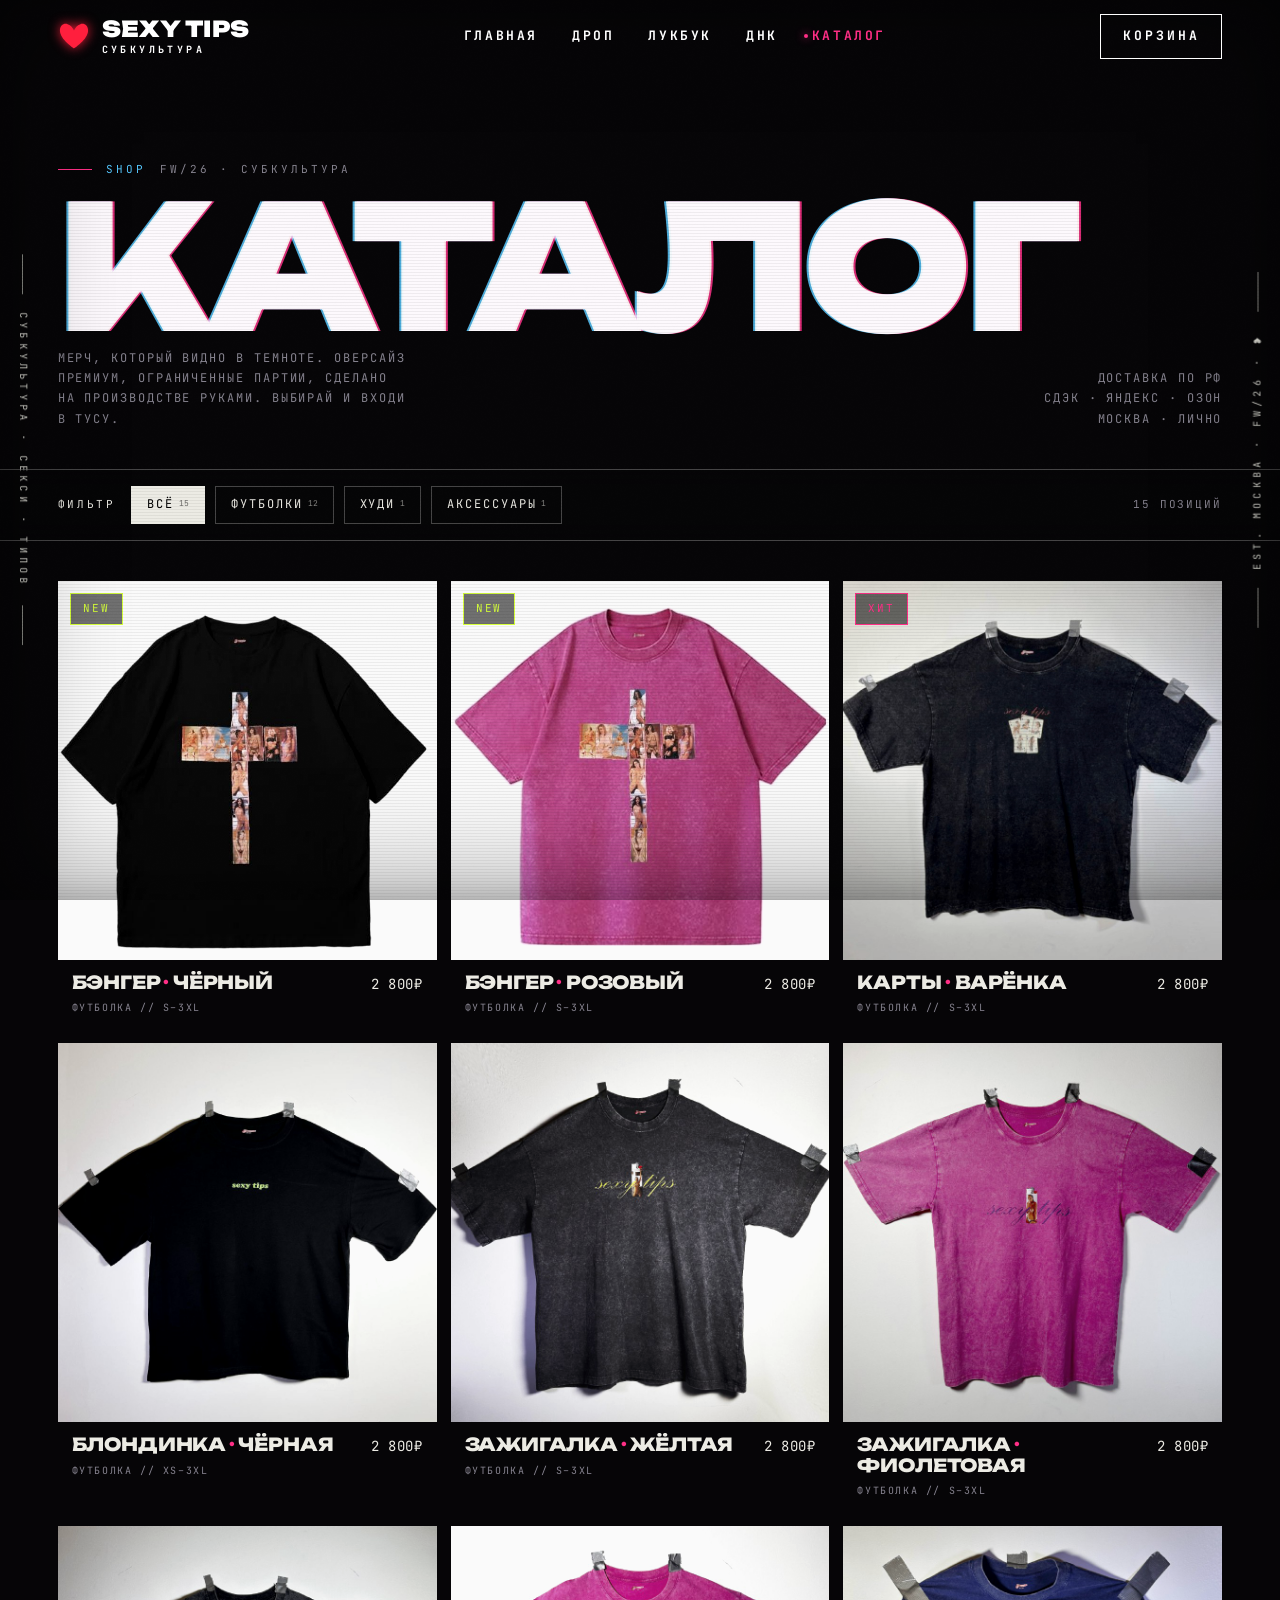
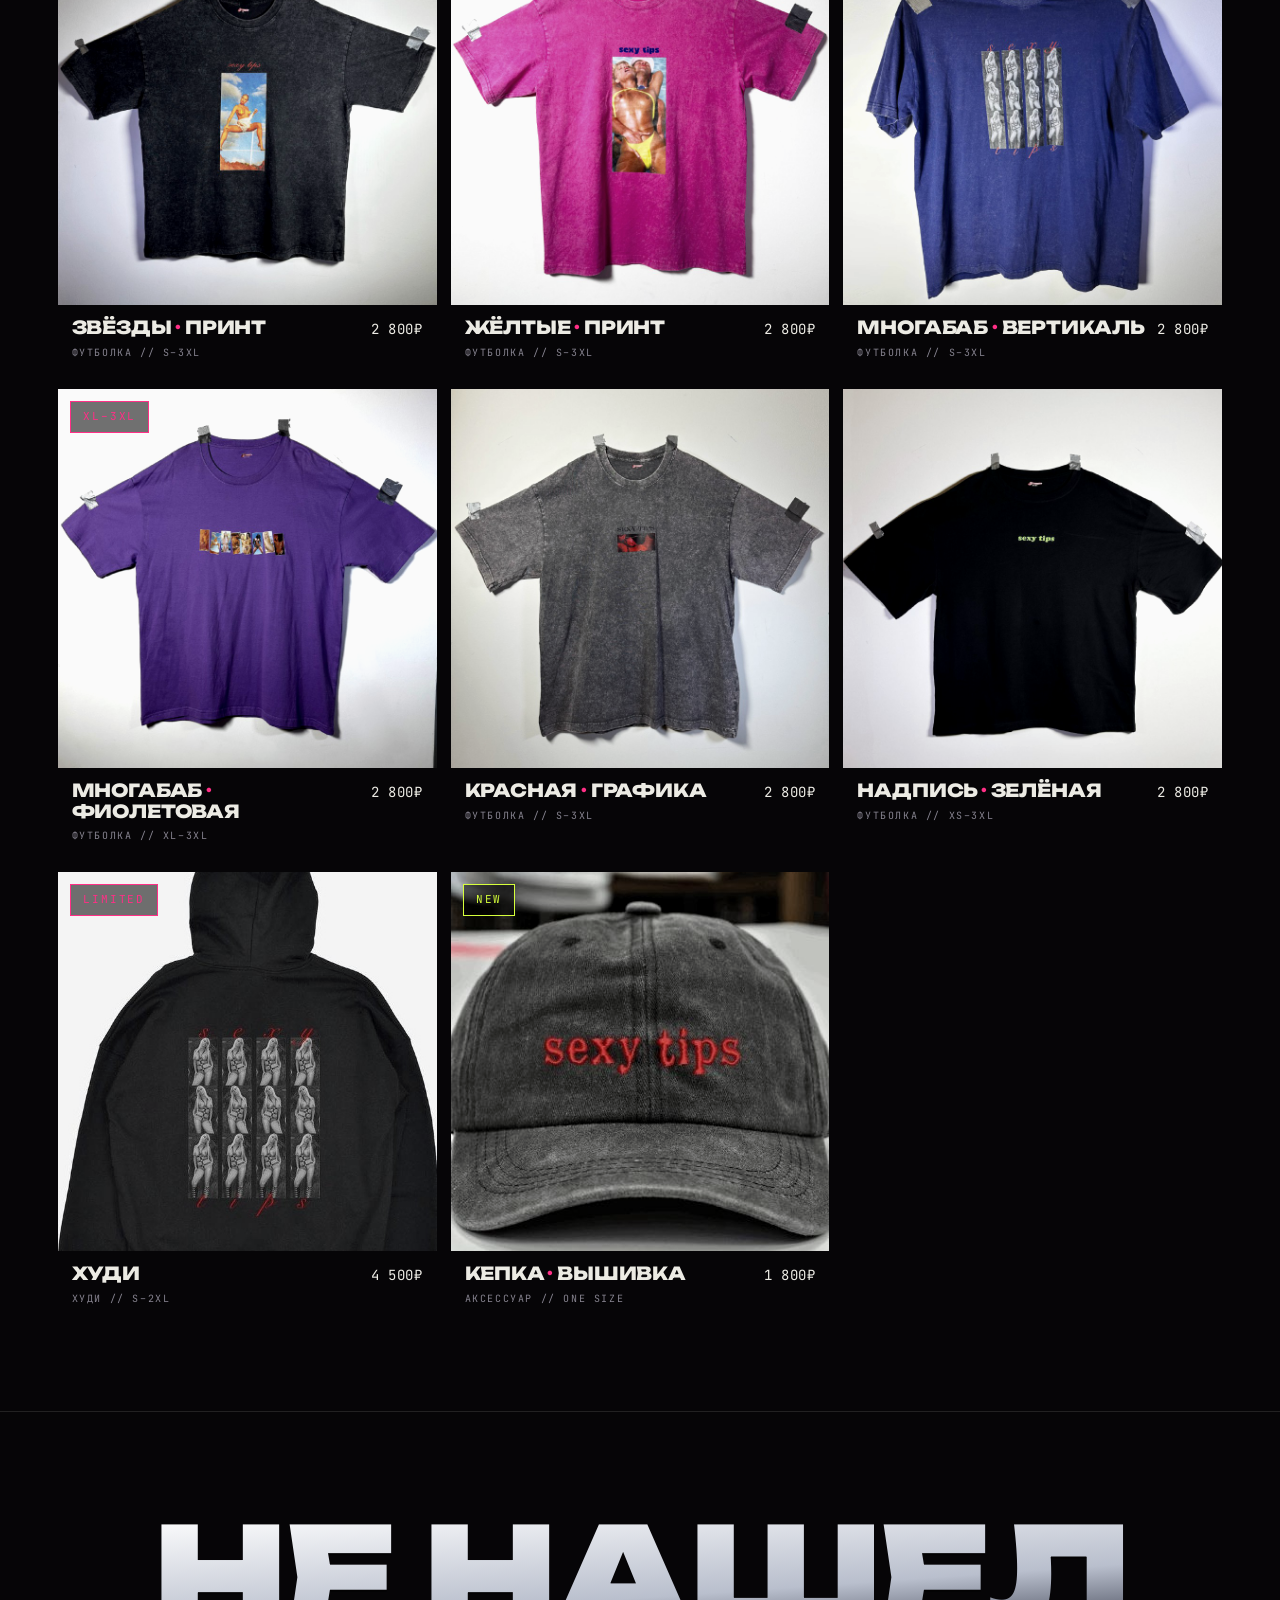
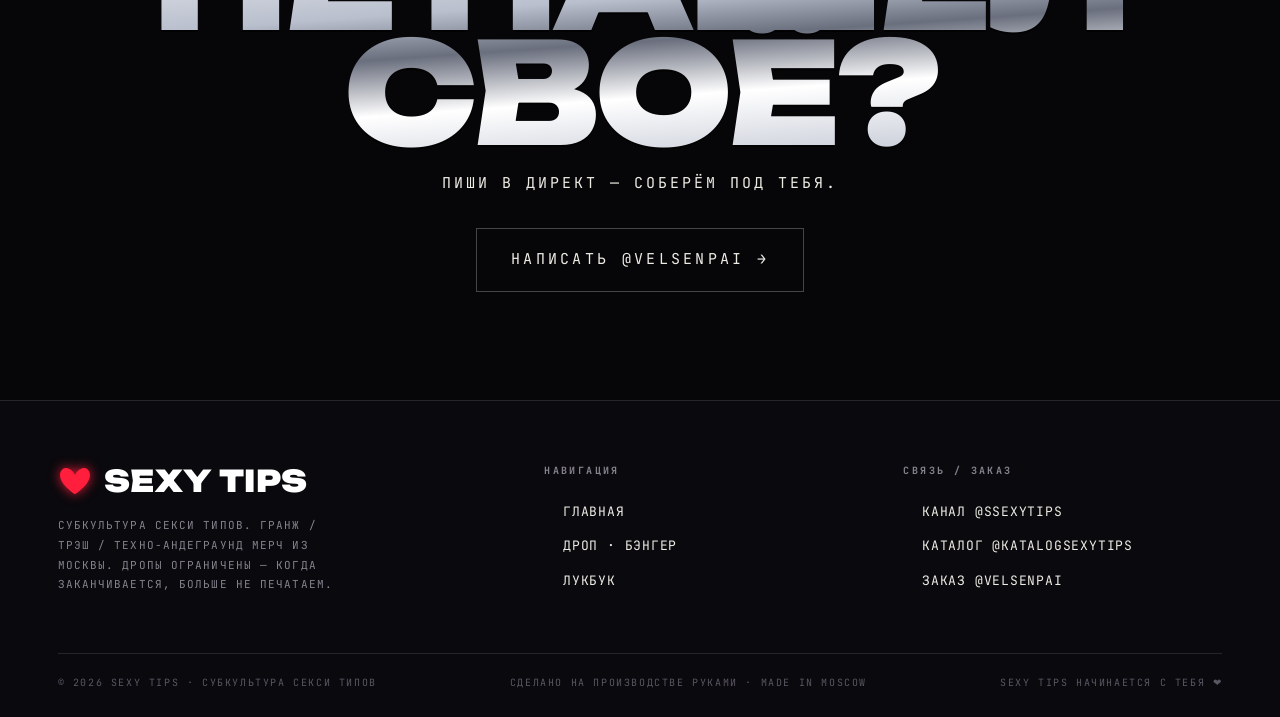
<file: catalog.html>
<!DOCTYPE html>
<html lang="ru">
<head>
<meta charset="UTF-8">
<meta name="viewport" content="width=device-width, initial-scale=1, viewport-fit=cover">
<title>КАТАЛОГ — SEXY TIPS</title>
<meta name="description" content="Каталог SEXY TIPS — оверсайз футболки, бэнгер, худи, кепки. Гранж / трэш / техно-андеграунд мерч из Москвы.">
<meta name="theme-color" content="#060507">
<link rel="icon" href="data:image/svg+xml,%3Csvg xmlns='http://www.w3.org/2000/svg' viewBox='0 0 100 90'%3E%3Cpath fill='%23ff1f3d' d='M50 84C50 84 6 56 6 28 6 12 18 4 30 8 40 11 47 20 50 28 53 20 60 11 70 8 82 4 94 12 94 28 94 56 50 84 50 84Z'/%3E%3C/svg%3E">
<link rel="preconnect" href="https://fonts.googleapis.com">
<link rel="preconnect" href="https://fonts.gstatic.com" crossorigin>
<link href="https://fonts.googleapis.com/css2?family=Unbounded:wght@400;700;800;900&family=JetBrains+Mono:wght@400;500;700;800&family=Inter:wght@400;500;600&display=swap" rel="stylesheet">
<link rel="stylesheet" href="assets/css/style.css">
<noscript><style>
  body{cursor:auto!important}
  [data-reveal],[data-stagger]>*{opacity:1!important;transform:none!important;clip-path:none!important}
  #grid::after{content:"включите javascript, чтобы увидеть каталог";display:block;padding:60px 0;
    font-family:var(--f-mono);font-size:12px;letter-spacing:.2em;text-transform:uppercase;color:var(--mut)}
</style></noscript>
</head>
<body>

<div class="fx fx-scan" aria-hidden="true"></div>
<div class="fx fx-grain" aria-hidden="true"></div>
<div class="fx fx-vig" aria-hidden="true"></div>
<div class="progress" aria-hidden="true"><i></i></div>
<div class="rail rail--l" aria-hidden="true">СУБКУЛЬТУРА · СЕКСИ · ТИПОВ</div>
<div class="rail rail--r" aria-hidden="true">EST. МОСКВА · FW/26 · ❤</div>

<!-- ============ HEADER ============ -->
<header class="hdr scrolled">
  <a class="brand" href="/" data-cursor="домой">
    <svg class="brand__heart spin" viewBox="0 0 100 90" aria-hidden="true"><path fill="#ff1f3d" d="M50 84C50 84 6 56 6 28 6 12 18 4 30 8 40 11 47 20 50 28 53 20 60 11 70 8 82 4 94 12 94 28 94 56 50 84 50 84Z"/></svg>
    <span class="brand__name">SEXY TIPS<small>СУБКУЛЬТУРА</small></span>
  </a>
  <nav class="nav">
    <a href="/"><i class="dot"></i>ГЛАВНАЯ</a>
    <a href="/#drop"><i class="dot"></i>ДРОП</a>
    <a href="/#look"><i class="dot"></i>ЛУКБУК</a>
    <a href="/dna"><i class="dot"></i>ДНК</a>
    <a href="/catalog" class="active"><i class="dot"></i>КАТАЛОГ</a>
  </nav>
  <button class="cartbtn" id="cartbtn" data-magnet="0.3" data-cursor="корзина">КОРЗИНА<span class="cartbtn__n" id="cartn">0</span></button>
  <button class="burger" aria-label="Меню"><i></i><i></i><i></i></button>
</header>

<nav class="mnav">
  <a href="/">ГЛАВНАЯ</a>
  <a href="/#drop">ДРОП</a>
  <a href="/#look">ЛУКБУК</a>
  <a href="/dna">ДНК</a>
  <a href="/catalog">КАТАЛОГ</a>
  <div class="mfoot">@ssexytips · МОСКВА · 2026</div>
</nav>

<!-- ============ CATALOG HERO ============ -->
<section class="cat-hero">
  <div class="wrap">
    <div class="eyebrow" data-reveal style="margin-bottom:18px"><span class="idx">SHOP</span> FW/26 · СУБКУЛЬТУРА</div>
    <h1 class="glitch" data-txt="КАТАЛОГ" data-reveal>КАТАЛОГ</h1>
    <div class="sub">
      <p data-reveal>МЕРЧ, КОТОРЫЙ ВИДНО В ТЕМНОТЕ. ОВЕРСАЙЗ ПРЕМИУМ, ОГРАНИЧЕННЫЕ ПАРТИИ, СДЕЛАНО НА ПРОИЗВОДСТВЕ РУКАМИ. ВЫБИРАЙ И ВХОДИ В ТУСУ.</p>
      <p class="tiny" data-reveal style="text-align:right">ДОСТАВКА ПО РФ<br>СДЭК · ЯНДЕКС · ОЗОН<br>МОСКВА · ЛИЧНО</p>
    </div>
  </div>
</section>

<!-- filters (sticky) -->
<div class="filters" id="filters"></div>

<!-- product grid -->
<div class="wrap">
  <div class="grid" id="grid"></div>
</div>

<!-- mini-cta -->
<section class="cta" style="border-top:1px solid var(--line)">
  <div class="wrap">
    <div data-reveal>
      <h2 class="chrome">НЕ НАШЁЛ<br>СВОЁ?</h2>
      <p>ПИШИ В ДИРЕКТ — СОБЕРЁМ ПОД ТЕБЯ.</p>
      <a class="btn btn--hot" href="https://t.me/velsenpai" target="_blank" rel="noopener" data-magnet="0.25" data-cursor="написать"><span>НАПИСАТЬ @VELSENPAI <span class="arr">→</span></span></a>
    </div>
  </div>
</section>

<!-- ============ FOOTER ============ -->
<footer class="foot">
  <div class="wrap">
    <div class="foot__top">
      <div class="foot__brand">
        <a class="brand" href="/">
          <svg class="brand__heart" viewBox="0 0 100 90" aria-hidden="true" style="width:34px;height:34px"><path fill="#ff1f3d" d="M50 84C50 84 6 56 6 28 6 12 18 4 30 8 40 11 47 20 50 28 53 20 60 11 70 8 82 4 94 12 94 28 94 56 50 84 50 84Z"/></svg>
          <span class="brand__name" style="font-size:30px">SEXY TIPS</span>
        </a>
        <p>СУБКУЛЬТУРА СЕКСИ ТИПОВ. ГРАНЖ / ТРЭШ / ТЕХНО-АНДЕГРАУНД МЕРЧ ИЗ МОСКВЫ. ДРОПЫ ОГРАНИЧЕНЫ — КОГДА ЗАКАНЧИВАЕТСЯ, БОЛЬШЕ НЕ ПЕЧАТАЕМ.</p>
      </div>
      <div class="foot__col">
        <h5>НАВИГАЦИЯ</h5>
        <a href="/">ГЛАВНАЯ</a>
        <a href="/#drop">ДРОП · БЭНГЕР</a>
        <a href="/#look">ЛУКБУК</a>
      </div>
      <div class="foot__col">
        <h5>СВЯЗЬ / ЗАКАЗ</h5>
        <a href="https://t.me/ssexytips" target="_blank" rel="noopener">КАНАЛ @SSEXYTIPS</a>
        <a href="https://t.me/katalogsexytips" target="_blank" rel="noopener">КАТАЛОГ @KATALOGSEXYTIPS</a>
        <a href="https://t.me/velsenpai" target="_blank" rel="noopener">ЗАКАЗ @VELSENPAI</a>
      </div>
    </div>
    <div class="foot__bottom">
      <span>© <span data-year>2026</span> SEXY TIPS · СУБКУЛЬТУРА СЕКСИ ТИПОВ</span>
      <span>СДЕЛАНО НА ПРОИЗВОДСТВЕ РУКАМИ · MADE IN MOSCOW</span>
      <span>SEXY TIPS НАЧИНАЕТСЯ С ТЕБЯ ❤</span>
    </div>
  </div>
</footer>

<!-- ============ QUICK-VIEW MODAL ============ -->
<div class="modal" id="modal" role="dialog" aria-modal="true" aria-label="Просмотр товара">
  <div class="modal__bg"></div>
  <div class="modal__noise" aria-hidden="true"></div>
  <div class="modal__card"></div>
</div>

<!-- ============ CART DRAWER ============ -->
<div class="cart" id="cart" role="dialog" aria-modal="true" aria-label="Корзина">
  <div class="cart__bg"></div>
  <aside class="cart__panel"></aside>
</div>

<script src="assets/js/site.js"></script>
<script src="assets/js/catalog.js"></script>
</body>
</html>
</file>
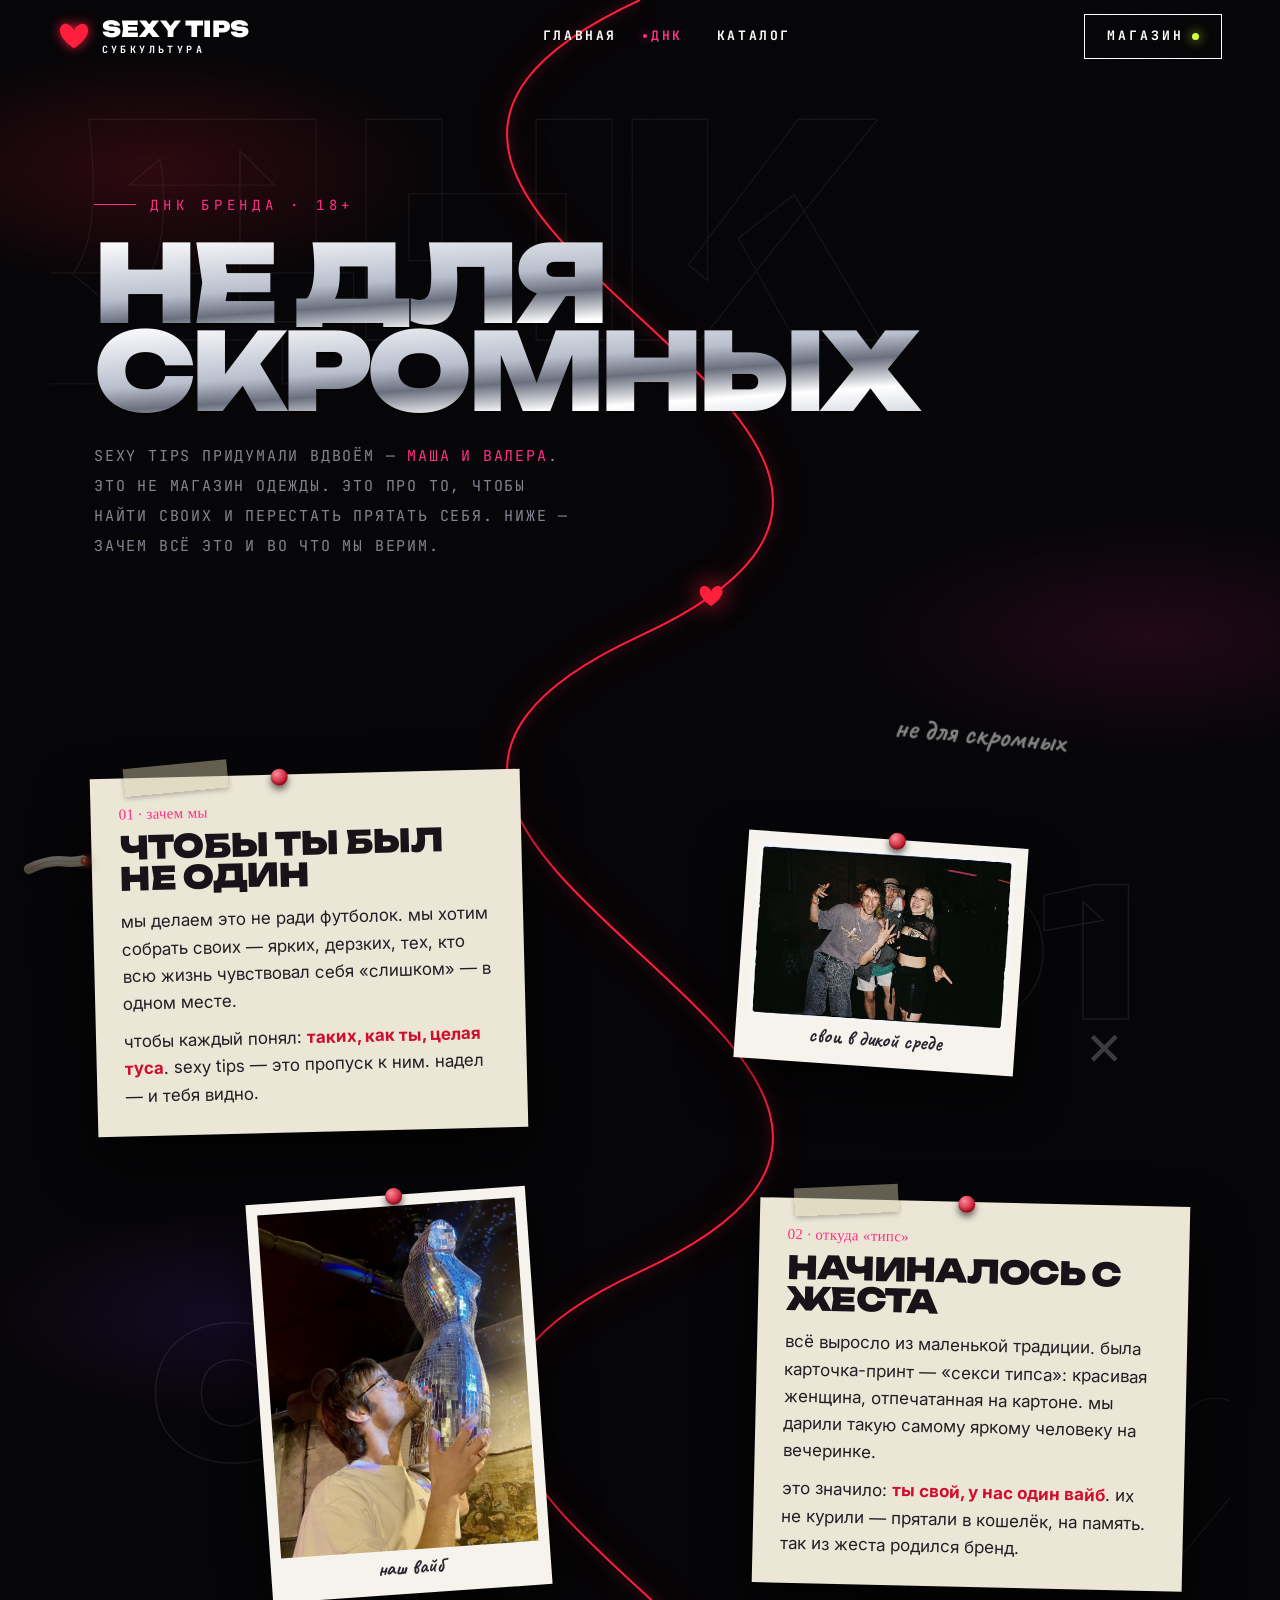
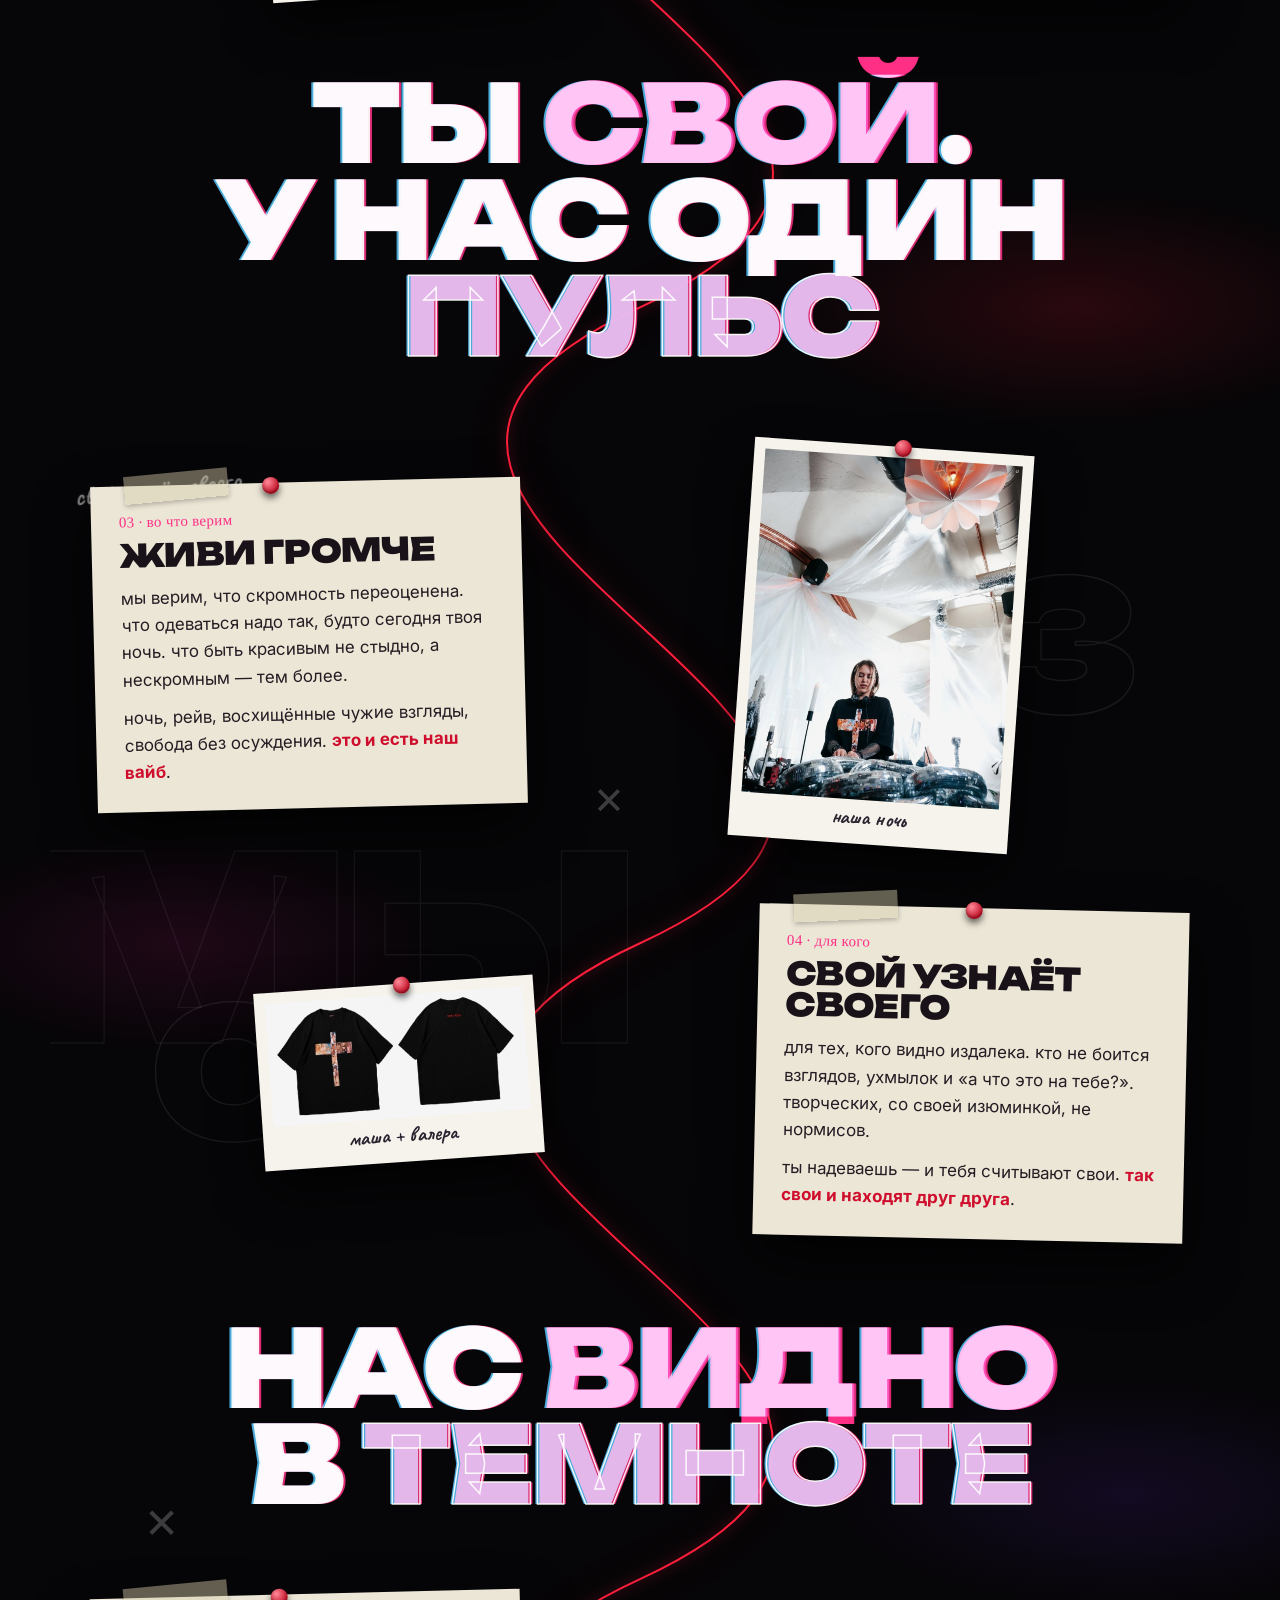
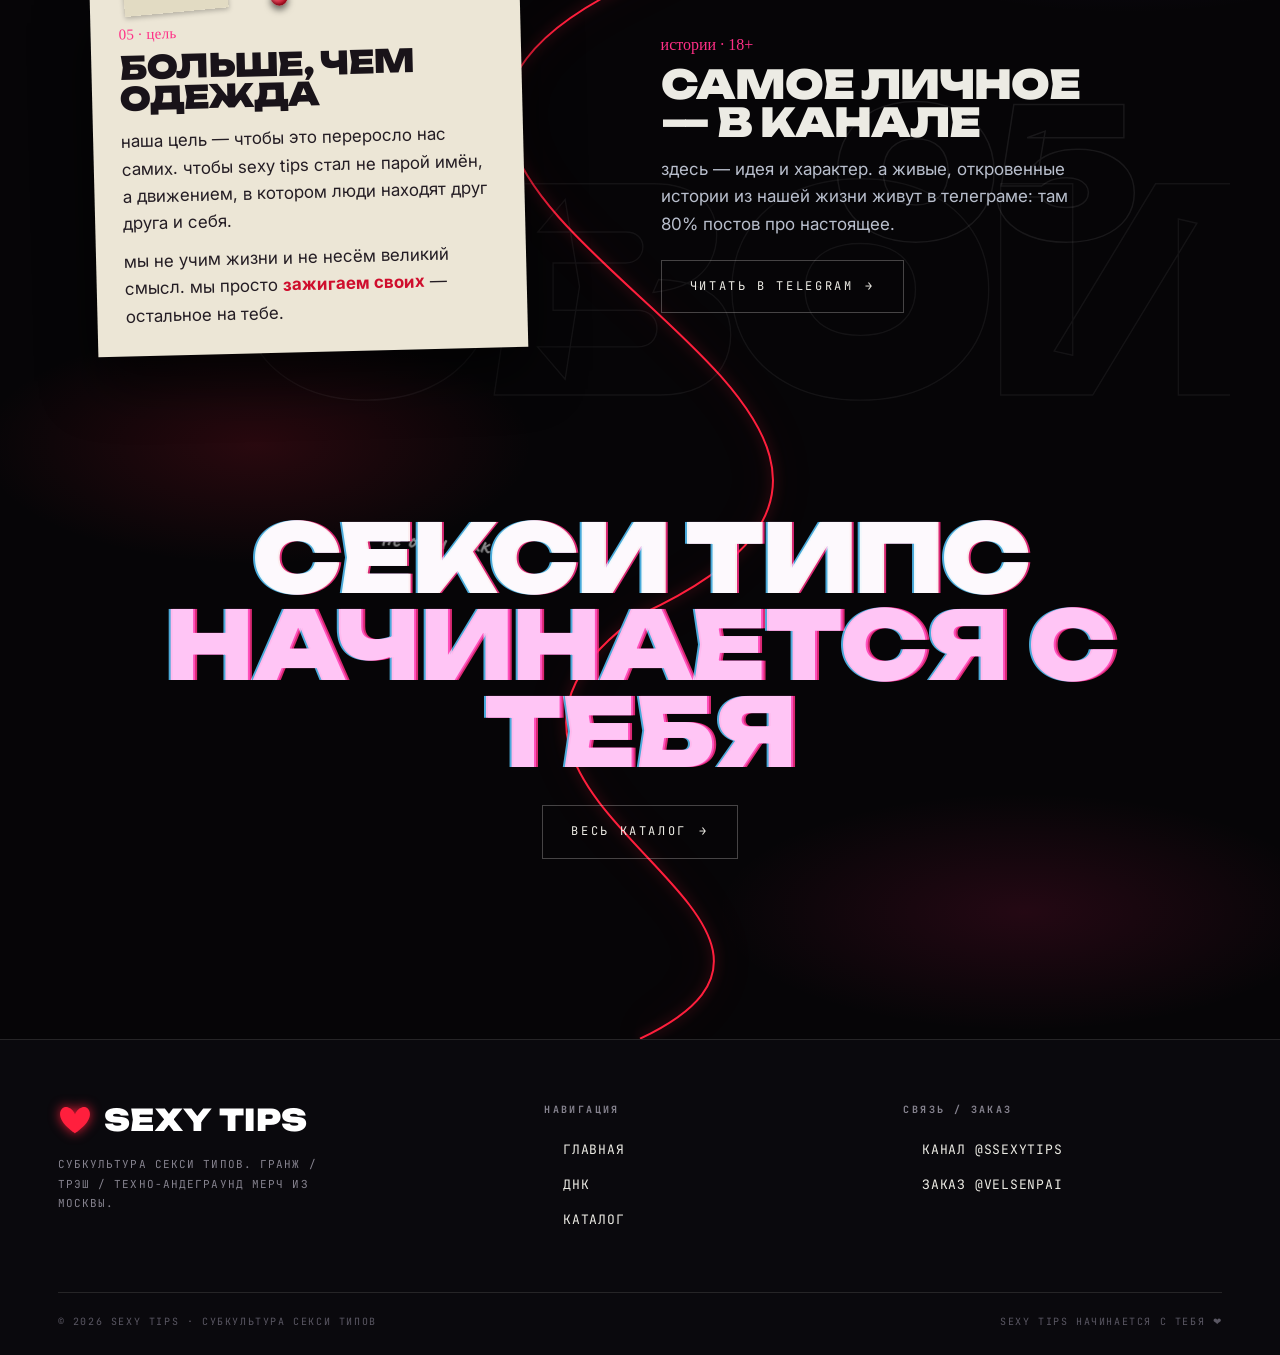
<file: dna.html>
<!DOCTYPE html>
<html lang="ru">
<head>
<meta charset="UTF-8">
<meta name="viewport" content="width=device-width, initial-scale=1, viewport-fit=cover">
<title>ДНК — SEXY TIPS</title>
<meta name="description" content="ДНК SEXY TIPS — история и суть бренда: про самокрутку, про Машу, про то, как родилась субкультура секси типов.">
<meta name="theme-color" content="#060507">
<link rel="icon" href="data:image/svg+xml,%3Csvg xmlns='http://www.w3.org/2000/svg' viewBox='0 0 100 90'%3E%3Cpath fill='%23ff1f3d' d='M50 84C50 84 6 56 6 28 6 12 18 4 30 8 40 11 47 20 50 28 53 20 60 11 70 8 82 4 94 12 94 28 94 56 50 84 50 84Z'/%3E%3C/svg%3E">
<link rel="preconnect" href="https://fonts.googleapis.com">
<link rel="preconnect" href="https://fonts.gstatic.com" crossorigin>
<link href="https://fonts.googleapis.com/css2?family=Unbounded:wght@400;700;800;900&family=JetBrains+Mono:wght@400;500;700;800&family=Inter:wght@400;500;600&family=Permanent+Marker&family=Caveat:wght@500;700&display=swap" rel="stylesheet">
<link rel="stylesheet" href="assets/css/style.css">
<style>
  /* ===== DNA — сквозная лента со скролл-историей ===== */
  .dna{position:relative;background:var(--void);overflow:hidden}

  /* атмосферные блики на фоне — распределены по всей высоте, чтобы не было плоского чёрного */
  .dna__glow{position:absolute;inset:0;z-index:0;pointer-events:none;
    background:
      radial-gradient(38vw 22vh at 12% 4%,  rgba(255,31,61,.16),  transparent 60%),
      radial-gradient(40vw 22vh at 90% 15%, rgba(214,31,141,.13), transparent 60%),
      radial-gradient(34vw 20vh at 18% 31%, rgba(125,60,255,.12), transparent 60%),
      radial-gradient(40vw 22vh at 84% 45%, rgba(255,31,61,.14),  transparent 60%),
      radial-gradient(34vw 20vh at 14% 60%, rgba(214,31,141,.12), transparent 60%),
      radial-gradient(40vw 22vh at 88% 73%, rgba(125,60,255,.11), transparent 60%),
      radial-gradient(36vw 22vh at 20% 86%, rgba(255,31,61,.14),  transparent 60%),
      radial-gradient(40vw 22vh at 80% 97%, rgba(255,31,110,.12), transparent 60%)}

  /* нить на фоне */
  .dna__thread{position:absolute;top:0;left:0;width:100%;height:100%;z-index:0;pointer-events:none}
  .dna__thread svg{width:100%;height:100%;display:block;
    filter:drop-shadow(0 0 6px rgba(255,31,61,.5)) drop-shadow(0 0 20px rgba(255,31,61,.22))}
  .dna__bead{position:absolute;left:0;top:0;width:26px;height:24px;margin:-12px 0 0 -13px;z-index:2;pointer-events:none;
    filter:drop-shadow(0 0 12px rgba(255,31,61,.9));transition:opacity .4s}
  .dna__bead svg{width:100%;height:100%;display:block}

  /* ===== ДНК-СТЕНА: трэш-коллаж, всё внахлёст и в деталях ===== */
  :root{--f-mark:'Permanent Marker',cursive;--f-hand:'Caveat','Permanent Marker',cursive}
  .board{position:relative;z-index:2;max-width:1180px;margin:0 auto;
    padding:clamp(30px,5vh,70px) clamp(14px,4vw,44px) clamp(100px,15vh,200px)}

  /* мелкие детали, рассыпанные по всей стене */
  .deco{position:absolute;inset:0;z-index:1;pointer-events:none;overflow:hidden}
  .deco>*{position:absolute;will-change:transform}
  .d-scr{font-family:var(--f-mark);color:var(--hot);opacity:.85;line-height:.9;text-transform:lowercase}
  .d-hand{font-family:var(--f-hand);color:rgba(255,255,255,.5);font-weight:700;line-height:.9}
  .d-ghost{font-family:var(--f-disp);font-weight:900;color:transparent;-webkit-text-stroke:1.4px rgba(255,255,255,.06);letter-spacing:-.05em;line-height:.7}
  .d-stamp{font-family:var(--f-mono);font-size:11px;letter-spacing:.18em;text-transform:uppercase;
    color:var(--hot);border:2px solid var(--hot);border-radius:50%;width:96px;height:96px;display:flex;
    align-items:center;justify-content:center;text-align:center;opacity:.5;padding:8px}
  .d-heart{color:var(--hot);opacity:.8}
  .d-x{font-family:var(--f-mark);color:rgba(255,255,255,.22)}

  /* интро-шапка стены */
  .wall-intro{position:relative;z-index:3;min-height:74svh;display:flex;flex-direction:column;justify-content:center;padding:clamp(40px,8vh,90px) 0}
  .wall-intro .tag{font-family:var(--f-mono);font-size:clamp(11px,1.3vw,14px);letter-spacing:.34em;text-transform:uppercase;color:var(--hot);display:flex;align-items:center;gap:14px;margin-bottom:24px;border:0;background:none;padding:0}
  .wall-intro .tag i{width:42px;height:1px;background:var(--hot)}
  .wall-intro h1{font-family:var(--f-disp);font-weight:900;text-transform:uppercase;line-height:.82;letter-spacing:-.045em;font-size:clamp(42px,8.4vw,124px)}
  .wall-intro .lead{font-family:var(--f-mono);font-size:clamp(12px,1.4vw,15px);letter-spacing:.12em;text-transform:uppercase;color:var(--mut);max-width:54ch;line-height:2;margin-top:26px}
  .wall-intro .scrawl{font-family:var(--f-mark);color:var(--hot);font-size:clamp(20px,3vw,36px);transform:rotate(-6deg);margin-top:26px;display:inline-block}

  /* кластер истории — записка + колонка деталей рядом (текст не перекрывается) */
  .cluster{position:relative;z-index:3;display:grid;grid-template-columns:minmax(0,430px) minmax(0,1fr);
    gap:clamp(20px,4vw,54px);align-items:center;margin:clamp(40px,7vh,94px) 0}
  .cluster--r{grid-template-columns:minmax(0,1fr) minmax(0,430px)}
  .cluster--r .note{order:2}
  .cluster--r .extras{order:1}
  .cluster--solo{grid-template-columns:1fr;justify-items:center;text-align:left}
  .cluster--solo .note{max-width:660px;transform:rotate(-1deg)}

  /* бумажная записка с текстом */
  .note{position:relative;z-index:4;width:100%;background:#ece6d6;color:#191319;
    padding:26px 28px 26px;box-shadow:0 24px 54px rgba(0,0,0,.62);transform:rotate(-1.4deg)}
  .cluster--r .note{transform:rotate(1.3deg)}
  .note::after{content:"";position:absolute;top:-13px;left:34px;width:104px;height:28px;
    background:rgba(214,205,170,.45);box-shadow:0 2px 5px rgba(0,0,0,.25);transform:rotate(-4deg)}
  .note .k{font-family:var(--f-mark);color:var(--hot);font-size:15px;letter-spacing:.02em;margin-bottom:6px;display:block}
  .note h3{font-family:var(--f-disp);font-weight:900;text-transform:uppercase;font-size:clamp(21px,2.5vw,32px);line-height:.98;letter-spacing:-.02em;margin-bottom:14px}
  .note p{font-family:var(--f-body);font-size:clamp(14.5px,1.35vw,17px);line-height:1.6;color:#241d24}
  .note p+p{margin-top:11px}
  .note .hot{color:#cf0e2d;font-weight:700}
  .note u{text-decoration:none;background:linear-gradient(transparent 62%,rgba(255,31,61,.35) 0)}

  /* колонка деталей рядом с запиской */
  .extras{position:relative;z-index:4;display:flex;flex-direction:column;align-items:center;justify-content:center;gap:clamp(16px,2.2vw,28px)}

  /* полароид-фото */
  .polaroid{position:relative;z-index:5;width:min(280px,94%);background:#f6f3ec;padding:11px 11px 44px;
    box-shadow:0 22px 48px rgba(0,0,0,.6);transform:rotate(4deg)}
  .cluster--r .polaroid{transform:rotate(-4deg)}
  .polaroid img{width:100%;display:block;filter:grayscale(.22) contrast(1.05) brightness(.96)}
  .polaroid figcaption{position:absolute;left:0;right:0;bottom:12px;text-align:center;font-family:var(--f-hand);font-weight:700;font-size:21px;color:#2a2330}

  /* чек/корешок с откровенной цитатой */
  .stub{position:relative;z-index:6;width:min(266px,94%);background:#fffdf7;color:#16131a;padding:16px 16px 15px;
    box-shadow:0 16px 38px rgba(0,0,0,.55);transform:rotate(-2.4deg)}
  .cluster--r .stub{transform:rotate(2.4deg)}
  .stub::before,.stub::after{content:"";position:absolute;left:0;right:0;height:7px;
    background:radial-gradient(circle at 5px -1px,transparent 5px,#fffdf7 5px) repeat-x;background-size:10px 7px}
  .stub::before{top:-6px;transform:rotate(180deg)} .stub::after{bottom:-6px}
  .stub .l{font-family:var(--f-mono);font-size:9px;letter-spacing:.18em;text-transform:uppercase;color:#cf0e2d;display:block;margin-bottom:8px;border-bottom:1px dashed #c9c2b0;padding-bottom:7px}
  .stub p{font-family:var(--f-body);font-style:italic;font-size:13.5px;line-height:1.5}

  /* карточка-факт о бренде */
  .spec{position:relative;z-index:6;width:min(286px,94%);background:#ece6d6;color:#1a141a;padding:20px 20px 18px;
    box-shadow:0 18px 42px rgba(0,0,0,.55);transform:rotate(-2deg)}
  .cluster--r .spec{transform:rotate(2deg)}
  .spec .l{font-family:var(--f-mark);color:#cf0e2d;font-size:15px;margin-bottom:12px;display:block}
  .spec .row{display:flex;justify-content:space-between;gap:14px;font-family:var(--f-mono);font-size:11px;
    letter-spacing:.06em;text-transform:uppercase;padding:8px 0;border-bottom:1px dashed #c3bca8;color:#5a4f56}
  .spec .row span:last-child{color:#16121a;font-weight:700}
  .spec .row:last-child{border-bottom:0;padding-bottom:0}

  /* кнопка-пин */
  .pin{position:absolute;z-index:7;width:17px;height:17px;border-radius:50%;
    background:radial-gradient(circle at 34% 30%,#ff8a99,#c11026 70%);box-shadow:0 4px 7px rgba(0,0,0,.6),inset 0 -2px 3px rgba(0,0,0,.3)}

  /* построчный глитч — каждая строка свой data-txt, дубль не съезжает */
  .gl-line{display:block}

  /* маркерные/рукописные подписи в колонке деталей */
  .mk{font-family:var(--f-mark);color:var(--hot);font-size:clamp(16px,1.9vw,26px);line-height:.95;transform:rotate(-5deg);text-align:center}
  .hw{font-family:var(--f-hand);font-weight:700;color:rgba(255,255,255,.72);font-size:clamp(18px,2.1vw,28px);line-height:.92;transform:rotate(3deg);text-align:center}

  /* гигантский призрачный номер — за запиской */
  .cluster .gn{position:absolute;z-index:2;top:50%;transform:translateY(-50%);font-family:var(--f-disp);font-weight:900;color:transparent;-webkit-text-stroke:1.5px rgba(255,255,255,.08);font-size:clamp(110px,14vw,210px);line-height:.7;letter-spacing:-.05em;pointer-events:none}
  .cluster--l .gn{right:5%}
  .cluster--r .gn{left:5%}

  /* спрей-цитата на стене */
  .spray{position:relative;z-index:3;text-align:center;margin:clamp(50px,9vh,120px) 0}
  .spray p{font-family:var(--f-disp);font-weight:900;text-transform:uppercase;font-size:clamp(38px,8.4vw,128px);line-height:.9;letter-spacing:-.035em}
  .spray .o{color:transparent;-webkit-text-stroke:1.5px var(--bone)}
  .spray .hot{color:var(--hot)}
  .spray .tape-x{font-family:var(--f-mark);display:block;font-size:clamp(14px,1.6vw,22px);color:var(--hot);transform:rotate(-3deg);margin-top:14px}

  /* карточка-ссылка на канал — справа от записки «цель» */
  .tg-card{position:relative;z-index:4;max-width:440px}
  .tg-card .kr{font-family:var(--f-mark);color:var(--hot);font-size:16px;display:block;margin-bottom:10px}
  .tg-card h3{font-family:var(--f-disp);font-weight:900;text-transform:uppercase;font-size:clamp(24px,3.1vw,42px);line-height:.96;letter-spacing:-.025em;margin-bottom:14px;color:var(--bone)}
  .tg-card p{font-family:var(--f-body);font-size:clamp(14.5px,1.35vw,17px);line-height:1.6;color:var(--chrome2);margin-bottom:22px}

  /* финал */
  .wall-end{position:relative;z-index:3;text-align:center;padding:clamp(60px,11vh,150px) 0 clamp(20px,5vh,60px)}
  .wall-end h2{font-family:var(--f-disp);font-weight:900;text-transform:uppercase;line-height:.92;letter-spacing:-.03em;font-size:clamp(34px,7.4vw,108px);max-width:17ch;margin:0 auto 30px}
  .wall-end .hot{color:var(--hot)}
  .wall-end .scrawl{font-family:var(--f-mark);color:var(--hot);font-size:clamp(18px,2.4vw,30px);transform:rotate(-4deg);display:inline-block;margin-bottom:26px}

  /* появление */
  [data-rise]{opacity:0;transform:translateY(34px);transition:opacity .8s var(--ease),transform .8s var(--ease)}
  [data-rise].in{opacity:1;transform:none}

  @media(max-width:780px){
    .cluster{grid-template-columns:1fr!important;gap:18px;margin:clamp(44px,7vh,72px) 0}
    .cluster--r .note{order:1}
    .cluster--r .extras{order:2}
    .note{transform:rotate(-1deg)!important}
    .cluster--r .note{transform:rotate(1deg)!important}
    .cluster .gn{font-size:36vw;top:auto;bottom:-4%;transform:none}
    .cluster--l .gn{right:-2%} .cluster--r .gn{left:-2%}
    .deco>.hide-m{display:none}
  }
  @media (prefers-reduced-motion:reduce){[data-rise],[data-sl],[data-sr]{opacity:1!important;transform:none!important}}

  /* ===== секретная кнопка-самокрутка ===== */
  .secret{position:fixed;left:16px;bottom:16px;z-index:9400;border:0;background:none;
    cursor:none;padding:6px;display:flex;align-items:center;opacity:.4;transition:opacity .3s,transform .3s}
  .secret:hover{opacity:.95;transform:translateY(-2px) rotate(-2deg)}
  .secret .roll{width:72px;height:30px;overflow:visible;filter:drop-shadow(0 3px 6px rgba(0,0,0,.55))}
  .secret .st-glow{opacity:.55;animation:emberp 2s infinite}
  .secret .st-tip{animation:emberp 2s infinite}
  @keyframes emberp{0%,100%{opacity:.95}50%{opacity:.5}}
  .secret__hint{position:absolute;left:64px;bottom:2px;white-space:nowrap;font-family:var(--f-hand);font-weight:700;
    color:rgba(255,255,255,.5);font-size:18px;transform:rotate(-4deg);pointer-events:none;opacity:0;transition:opacity .3s}
  .secret:hover .secret__hint{opacity:1}

  .secret-pop{position:fixed;inset:0;z-index:11500;display:flex;align-items:center;justify-content:center;
    background:rgba(4,3,5,.82);backdrop-filter:blur(6px);padding:24px}
  .secret-pop[hidden]{display:none}
  .secret-roll{position:relative;width:min(440px,92vw);background:#ece6d6;color:#1a141a;
    padding:34px 32px 30px;box-shadow:0 30px 80px rgba(0,0,0,.7);transform-origin:left center;
    animation:unroll .55s cubic-bezier(.2,.8,.2,1) both}
  @keyframes unroll{0%{transform:scaleX(.05) rotate(-6deg);filter:blur(2px)}60%{transform:scaleX(1.02) rotate(0)}100%{transform:scaleX(1) rotate(-1.2deg);filter:none}}
  .secret-roll::after{content:"";position:absolute;top:-12px;left:40px;width:96px;height:26px;background:rgba(214,205,170,.5);transform:rotate(-5deg)}
  .secret-roll .kr{font-family:var(--f-mark);color:#cf0e2d;font-size:15px;display:block;margin-bottom:12px}
  .secret-roll h4{font-family:var(--f-disp);font-weight:900;text-transform:uppercase;font-size:clamp(22px,3vw,30px);line-height:1;letter-spacing:-.02em;margin-bottom:14px}
  .secret-roll p{font-family:var(--f-body);font-size:15px;line-height:1.55;color:#2a2330;margin-bottom:22px}
  .secret-roll .btn{border-color:#1a141a;color:#1a141a}
  .secret-roll .btn::before{background:var(--hot)}
  .secret-roll .btn:hover{color:#fff;border-color:var(--hot)}
  .secret-close{position:absolute;top:10px;right:12px;width:30px;height:30px;border:0;background:none;cursor:none;
    font-family:var(--f-mark);font-size:22px;color:#1a141a;line-height:1}
</style>
<noscript><style>[data-rise],[data-sl],[data-sr]{opacity:1!important;transform:none!important}</style></noscript>
</head>
<body>

<div class="fx fx-grain" aria-hidden="true"></div>
<div class="progress" aria-hidden="true"><i></i></div>

<header class="hdr scrolled">
  <a class="brand" href="/" data-cursor="домой">
    <svg class="brand__heart spin" viewBox="0 0 100 90" aria-hidden="true"><path fill="#ff1f3d" d="M50 84C50 84 6 56 6 28 6 12 18 4 30 8 40 11 47 20 50 28 53 20 60 11 70 8 82 4 94 12 94 28 94 56 50 84 50 84Z"/></svg>
    <span class="brand__name">SEXY TIPS<small>СУБКУЛЬТУРА</small></span>
  </a>
  <nav class="nav">
    <a href="/"><i class="dot"></i>ГЛАВНАЯ</a>
    <a href="/dna" class="active"><i class="dot"></i>ДНК</a>
    <a href="/catalog"><i class="dot"></i>КАТАЛОГ</a>
  </nav>
  <a class="hdr__cta" href="/catalog" data-magnet="0.3" data-cursor="в магазин">МАГАЗИН</a>
  <button class="burger" aria-label="Меню"><i></i><i></i><i></i></button>
</header>

<nav class="mnav">
  <a href="/">ГЛАВНАЯ</a>
  <a href="/dna">ДНК</a>
  <a href="/catalog">КАТАЛОГ</a>
  <div class="mfoot">@ssexytips · МОСКВА · 2026</div>
</nav>

<main class="dna">
  <div class="dna__glow" aria-hidden="true"></div>
  <!-- нить на фоне -->
  <div class="dna__thread" aria-hidden="true">
    <svg viewBox="0 0 100 1400" preserveAspectRatio="none">
      <path id="thread" fill="none" stroke="#ff1f3d" stroke-width="2" vector-effect="non-scaling-stroke"
        d="M50,0 C14,70 86,140 50,210 C14,280 86,350 50,420 C14,490 86,560 50,630
           C14,700 86,770 50,840 C14,910 86,980 50,1050 C14,1120 86,1190 50,1260
           C30,1320 70,1360 50,1400"/>
    </svg>
  </div>
  <div class="dna__bead" id="bead" aria-hidden="true">
    <svg viewBox="0 0 100 90"><path fill="#ff1f3d" d="M50 84C50 84 6 56 6 28 6 12 18 4 30 8 40 11 47 20 50 28 53 20 60 11 70 8 82 4 94 12 94 28 94 56 50 84 50 84Z"/></svg>
  </div>

  <div class="board">

    <div class="deco" aria-hidden="true">
      <span class="d-ghost" style="top:3%;left:-1%;font-size:23vw">ДНК</span>
      <span class="d-hand hide-m" style="top:17%;right:14%;font-size:30px;transform:rotate(5deg)">не для скромных</span>
      <span class="d-x" style="top:24%;right:9%;font-size:46px">✕</span>
      <span class="d-hand hide-m" style="top:30%;left:30%;font-size:24px;transform:rotate(-4deg)">москва 24/7</span>
      <span class="d-ghost" style="top:33%;right:-3%;font-size:18vw">♥</span>
      <span class="d-hand" style="top:49%;left:2%;font-size:26px;transform:rotate(-6deg)">свой узнаёт своего</span>
      <span class="d-x hide-m" style="top:56%;left:46%;font-size:38px">✕</span>
      <span class="d-ghost" style="top:58%;left:-2%;font-size:20vw">МЫ</span>
      <span class="d-hand hide-m" style="top:66%;right:24%;font-size:28px;transform:rotate(-5deg)">живи громче</span>
      <span class="d-x" style="top:73%;left:8%;font-size:42px">✕</span>
      <span class="d-ghost" style="top:80%;right:-2%;font-size:22vw">СВОИ</span>
      <span class="d-hand hide-m" style="top:88%;left:28%;font-size:26px;transform:rotate(4deg)">не один такой</span>
    </div>

    <section class="wall-intro">
      <div class="tag" data-rise><i></i>ДНК БРЕНДА · 18+</div>
      <h1 data-rise><span class="gl-line glitch chrome" data-txt="НЕ ДЛЯ">НЕ ДЛЯ</span><span class="gl-line glitch chrome" data-txt="СКРОМНЫХ">СКРОМНЫХ</span></h1>
      <p class="lead" data-rise>sexy tips придумали вдвоём — <span class="hot">маша и валера</span>. это не магазин одежды. это про то, чтобы найти своих и перестать прятать себя. ниже — зачем всё это и во что мы верим.</p>
    </section>

    <div class="cluster cluster--l" data-rise>
      <span class="gn" aria-hidden="true">01</span>
      <div class="note">
        <span class="pin" style="top:-6px;left:42%"></span>
        <span class="k">01 · зачем мы</span>
        <h3>чтобы ты был не один</h3>
        <p>мы делаем это не ради футболок. мы хотим собрать своих — ярких, дерзких, тех, кто всю жизнь чувствовал себя «слишком» — в одном месте.</p>
        <p>чтобы каждый понял: <span class="hot">таких, как ты, целая туса</span>. sexy tips — это пропуск к ним. надел — и тебя видно.</p>
      </div>
      <div class="extras">
        <figure class="polaroid"><span class="pin" style="top:-7px;left:50%"></span><img src="assets/img/look_a.jpg" alt=""><figcaption>свои в дикой среде</figcaption></figure>
      </div>
    </div>

    <div class="cluster cluster--r" data-rise>
      <span class="gn" aria-hidden="true">02</span>
      <div class="note">
        <span class="pin" style="top:-6px;left:46%"></span>
        <span class="k">02 · откуда «типс»</span>
        <h3>начиналось с жеста</h3>
        <p>всё выросло из маленькой традиции. была карточка-принт — «секси типса»: красивая женщина, отпечатанная на картоне. мы дарили такую самому яркому человеку на вечеринке.</p>
        <p>это значило: <span class="hot">ты свой, у нас один вайб</span>. их не курили — прятали в кошелёк, на память. так из жеста родился бренд.</p>
      </div>
      <div class="extras">
        <figure class="polaroid"><span class="pin" style="top:-7px;left:50%"></span><img src="assets/img/tg_19.jpg" alt=""><figcaption>наш вайб</figcaption></figure>
      </div>
    </div>

    <div class="spray">
      <p data-rise><span class="gl-line glitch" data-txt="ТЫ СВОЙ.">ТЫ <span class="hot">СВОЙ</span>.</span><span class="gl-line glitch" data-txt="У НАС ОДИН ПУЛЬС">У НАС ОДИН <span class="o">ПУЛЬС</span></span></p>
    </div>

    <div class="cluster cluster--l" data-rise>
      <span class="gn" aria-hidden="true">03</span>
      <div class="note">
        <span class="pin" style="top:-6px;left:40%"></span>
        <span class="k">03 · во что верим</span>
        <h3>живи громче</h3>
        <p>мы верим, что скромность переоценена. что одеваться надо так, будто сегодня твоя ночь. что быть красивым не стыдно, а нескромным — тем более.</p>
        <p>ночь, рейв, восхищённые чужие взгляды, свобода без осуждения. <span class="hot">это и есть наш вайб</span>.</p>
      </div>
      <div class="extras">
        <figure class="polaroid"><span class="pin" style="top:-7px;left:50%"></span><img src="assets/img/look_c.jpg" alt=""><figcaption>наша ночь</figcaption></figure>
      </div>
    </div>

    <div class="cluster cluster--r" data-rise>
      <span class="gn" aria-hidden="true">04</span>
      <div class="note">
        <span class="pin" style="top:-6px;left:48%"></span>
        <span class="k">04 · для кого</span>
        <h3>свой узнаёт своего</h3>
        <p>для тех, кого видно издалека. кто не боится взглядов, ухмылок и «а что это на тебе?». творческих, со своей изюминкой, не нормисов.</p>
        <p>ты надеваешь — и тебя считывают свои. <span class="hot">так свои и находят друг друга</span>.</p>
      </div>
      <div class="extras">
        <figure class="polaroid"><span class="pin" style="top:-7px;left:50%"></span><img src="assets/img/tg_11.jpg" alt=""><figcaption>маша + валера</figcaption></figure>
      </div>
    </div>

    <div class="spray">
      <p data-rise><span class="gl-line glitch" data-txt="НАС ВИДНО">НАС <span class="hot">ВИДНО</span></span><span class="gl-line glitch" data-txt="В ТЕМНОТЕ">В <span class="o">ТЕМНОТЕ</span></span></p>
    </div>

    <div class="cluster cluster--l" data-rise>
      <span class="gn" aria-hidden="true">05</span>
      <div class="note">
        <span class="pin" style="top:-6px;left:42%"></span>
        <span class="k">05 · цель</span>
        <h3>больше, чем одежда</h3>
        <p>наша цель — чтобы это переросло нас самих. чтобы sexy tips стал не парой имён, а движением, в котором люди находят друг друга и себя.</p>
        <p>мы не учим жизни и не несём великий смысл. мы просто <span class="hot">зажигаем своих</span> — остальное на тебе.</p>
      </div>
      <div class="extras">
        <div class="tg-card">
          <span class="kr">истории · 18+</span>
          <h3>самое личное — в канале</h3>
          <p>здесь — идея и характер. а живые, откровенные истории из нашей жизни живут в телеграме: там 80% постов про настоящее.</p>
          <a class="btn btn--hot" href="https://t.me/ssexytips" target="_blank" rel="noopener" data-magnet="0.2" data-cursor="го"><span>ЧИТАТЬ В TELEGRAM <span class="arr">→</span></span></a>
        </div>
      </div>
    </div>

    <section class="wall-end">
      <h2 data-rise><span class="gl-line glitch" data-txt="СЕКСИ ТИПС">СЕКСИ ТИПС</span><span class="gl-line glitch" data-txt="НАЧИНАЕТСЯ С ТЕБЯ"><span class="hot">НАЧИНАЕТСЯ С ТЕБЯ</span></span></h2>
      <p data-rise><a class="btn btn--hot" href="/catalog" data-magnet="0.25" data-cursor="го"><span>ВЕСЬ КАТАЛОГ <span class="arr">→</span></span></a></p>
    </section>

  </div>
</main>

<!-- секретная кнопка-самокрутка -->
<button class="secret" id="secretBtn" aria-label="секрет" data-cursor="тссс">
  <svg class="roll" viewBox="0 0 84 34" aria-hidden="true">
    <defs>
      <linearGradient id="stPaper" x1="0" y1="0" x2="0" y2="1">
        <stop offset="0" stop-color="#f2eada"/><stop offset=".55" stop-color="#d7cbac"/><stop offset="1" stop-color="#b3a684"/>
      </linearGradient>
      <radialGradient id="stEmber" cx="45%" cy="42%" r="60%">
        <stop offset="0" stop-color="#ffe79a"/><stop offset=".45" stop-color="#ff6a2e"/><stop offset="1" stop-color="#a90d1e"/>
      </radialGradient>
      <filter id="stGlow" x="-120%" y="-120%" width="340%" height="340%"><feGaussianBlur stdDeviation="2.4"/></filter>
    </defs>
    <circle class="st-glow" cx="74" cy="15" r="7.5" fill="#ff5a2e" filter="url(#stGlow)"/>
    <path d="M8,24 Q30,13 48,15 Q62,16.5 71,14" fill="none" stroke="url(#stPaper)" stroke-width="12" stroke-linecap="round"/>
    <path d="M11,22.5 Q31,12.8 48,14.6 Q61,16 68,13.8" fill="none" stroke="rgba(85,62,32,.30)" stroke-width="1.1" stroke-linecap="round"/>
    <path d="M9.5,26.5 Q30,16 47,17.6" fill="none" stroke="rgba(255,255,255,.28)" stroke-width="1" stroke-linecap="round"/>
    <circle class="st-tip" cx="73" cy="14.5" r="4.6" fill="url(#stEmber)"/>
    <circle cx="75.5" cy="13.4" r="1.5" fill="#33291f" opacity=".55"/>
  </svg>
  <span class="secret__hint">тссс… только для своих</span>
</button>
<div class="secret-pop" id="secretPop" hidden>
  <div class="secret-roll" role="dialog" aria-modal="true">
    <button class="secret-close" id="secretClose" aria-label="закрыть" data-cursor="закрыть">✕</button>
    <span class="kr">секретная типса · 18+</span>
    <h4 id="secretTitle">—</h4>
    <p id="secretText">—</p>
    <button class="btn btn--hot secret-more" id="secretMore" data-cursor="ещё"><span>ЕЩЁ ОДНУ <span class="arr">↻</span></span></button>
  </div>
</div>

<footer class="foot">
  <div class="wrap">
    <div class="foot__top">
      <div class="foot__brand">
        <a class="brand" href="/">
          <svg class="brand__heart" viewBox="0 0 100 90" aria-hidden="true" style="width:34px;height:34px"><path fill="#ff1f3d" d="M50 84C50 84 6 56 6 28 6 12 18 4 30 8 40 11 47 20 50 28 53 20 60 11 70 8 82 4 94 12 94 28 94 56 50 84 50 84Z"/></svg>
          <span class="brand__name" style="font-size:30px">SEXY TIPS</span>
        </a>
        <p>СУБКУЛЬТУРА СЕКСИ ТИПОВ. ГРАНЖ / ТРЭШ / ТЕХНО-АНДЕГРАУНД МЕРЧ ИЗ МОСКВЫ.</p>
      </div>
      <div class="foot__col">
        <h5>НАВИГАЦИЯ</h5>
        <a href="/">ГЛАВНАЯ</a>
        <a href="/dna">ДНК</a>
        <a href="/catalog">КАТАЛОГ</a>
      </div>
      <div class="foot__col">
        <h5>СВЯЗЬ / ЗАКАЗ</h5>
        <a href="https://t.me/ssexytips" target="_blank" rel="noopener">КАНАЛ @SSEXYTIPS</a>
        <a href="https://t.me/velsenpai" target="_blank" rel="noopener">ЗАКАЗ @VELSENPAI</a>
      </div>
    </div>
    <div class="foot__bottom">
      <span>© <span data-year>2026</span> SEXY TIPS · СУБКУЛЬТУРА СЕКСИ ТИПОВ</span>
      <span>SEXY TIPS НАЧИНАЕТСЯ С ТЕБЯ ❤</span>
    </div>
  </div>
</footer>

<script src="assets/js/site.js"></script>
<script>
  (function(){
    // появление элементов
    var els = document.querySelectorAll('[data-rise],[data-sl],[data-sr]');
    if('IntersectionObserver' in window){
      var io=new IntersectionObserver(function(es){es.forEach(function(e){if(e.isIntersecting){e.target.classList.add('in');io.unobserve(e.target);}});},{threshold:.2});
      els.forEach(function(el){io.observe(el);});
    } else { els.forEach(function(el){el.classList.add('in');}); }

    // секретная кнопка-самокрутка → разворачивается свёртка с настоящей историей
    var sBtn=document.getElementById('secretBtn'),
        sPop=document.getElementById('secretPop'),
        sClose=document.getElementById('secretClose'),
        sMore=document.getElementById('secretMore'),
        sTitle=document.getElementById('secretTitle'),
        sText=document.getElementById('secretText'),
        sRoll=sPop&&sPop.querySelector('.secret-roll');
    var STORIES=[
      {t:'однажды на вписке',p:'вписка на пике, все разошлись — она осталась. дверь захлопнулась, и понеслось. грубо, по-животному — а по ощущениям мягко. очень понравилось.'},
      {t:'два типа',p:'грубо говоря, секс делится надвое: коллекционировать тела — или одного, и навсегда. мы с машей выбрали второе. с одним заходишь куда глубже.'},
      {t:'тройничок на др',p:'гости поздравили и разошлись — не все. в ту минуту тишины, когда нас осталось трое, всё было понятно без слов. и мы приступили.'},
      {t:'сексуальное взросление',p:'подростками скинулись, чтобы впервые увидеть настоящую женскую грудь. неделями не ели в столовой, копили. оплатили мгновение — и повзрослели.'},
      {t:'та самая типса',p:'я дарил такую типсу самому яркому человеку на тусе. её не курили — прятали в кошелёк, под чехол, на память. знак, что ты свой.'}
    ];
    if(sBtn&&sPop&&sTitle&&sText){
      var si=0;
      var render=function(){sTitle.textContent=STORIES[si].t;sText.textContent='«'+STORIES[si].p+'»';};
      var roll=function(){if(sRoll){sRoll.style.animation='none';sRoll.offsetHeight;sRoll.style.animation='';}};
      var openSecret=function(){si=Math.floor(Math.random()*STORIES.length);render();sPop.hidden=false;roll();};
      var closeSecret=function(){sPop.hidden=true;};
      sBtn.addEventListener('click',openSecret);
      sMore&&sMore.addEventListener('click',function(){si=(si+1)%STORIES.length;render();roll();});
      sClose&&sClose.addEventListener('click',closeSecret);
      sPop.addEventListener('click',function(e){if(e.target===sPop)closeSecret();});
      document.addEventListener('keydown',function(e){if(e.key==='Escape')closeSecret();});
    }

    // нить всегда видна целиком; по ней едет сердце-пульс при скролле
    var path=document.getElementById('thread'), bead=document.getElementById('bead'),
        thread=document.querySelector('.dna__thread');
    if(!path) return;
    var L=path.getTotalLength();
    var ticking=false;
    var FRAC=0.66;   // бусина держится примерно на 2/3 высоты экрана
    function draw(){
      var tw=thread.clientWidth, th=thread.clientHeight;
      var sc=window.pageYOffset||document.documentElement.scrollTop;
      // точка на нити = позиция документа, которая сейчас на 2/3 экрана
      var p=th>0?Math.min(1,Math.max(0,(sc+FRAC*innerHeight)/th)):0;
      var pt=path.getPointAtLength(L*p);              // x в 0..100 (viewBox), y в 0..1400
      bead.style.transform='translate('+(pt.x/100*tw)+'px,'+(pt.y/1400*th)+'px)';
      ticking=false;
    }
    addEventListener('scroll',function(){if(!ticking){requestAnimationFrame(draw);ticking=true;}},{passive:true});
    addEventListener('resize',draw); draw();
  })();
</script>
</body>
</html>
</file>
<file: assets/css/style.css>
/* =====================================================================
   SEXY TIPS — субкультура секси типов
   grunge / trash / techno-underground
   design system + components
   ===================================================================== */

/* ---------- TOKENS ---------- */
:root{
  --void:#060507;
  --void2:#0a090d;
  --panel:#100e15;
  --panel2:#16131d;
  --line:rgba(236,234,228,.12);
  --line-strong:rgba(236,234,228,.28);

  --bone:#ecebe4;
  --mut:#86838f;
  --mut2:#5a5763;

  --chrome1:#f6f8fc;
  --chrome2:#b9bfcd;
  --chrome3:#6a6f7e;

  --ice:#56c8ff;
  --ice-deep:#1f6bff;
  --hot:#ff2f86;
  --hot-deep:#c70f5c;
  --blood:#ff1f3d;
  --acid:#d6ff3b;

  --gut:clamp(16px,4.5vw,64px);     /* page side gutter */
  --maxw:1680px;

  --f-disp:"Unbounded",system-ui,sans-serif;
  --f-mono:"JetBrains Mono",ui-monospace,monospace;
  --f-body:"Inter",system-ui,sans-serif;

  --ease:cubic-bezier(.16,1,.3,1);
  --ease2:cubic-bezier(.7,0,.2,1);
}

/* ---------- RESET ---------- */
*,*::before,*::after{box-sizing:border-box;margin:0;padding:0}
html{-webkit-text-size-adjust:100%;scroll-behavior:smooth}
@media (prefers-reduced-motion:reduce){html{scroll-behavior:auto}}
body{
  font-family:var(--f-body);
  background:var(--void);
  color:var(--bone);
  line-height:1.45;
  overflow-x:hidden;
  -webkit-font-smoothing:antialiased;
  text-rendering:optimizeLegibility;
}
img{display:block;max-width:100%}
a{color:inherit;text-decoration:none}
button{font:inherit;color:inherit;background:none;border:none;cursor:pointer}
a{cursor:pointer}
ul{list-style:none}
::selection{background:var(--hot);color:#000}

/* custom scrollbar */
::-webkit-scrollbar{width:10px}
::-webkit-scrollbar-track{background:var(--void)}
::-webkit-scrollbar-thumb{background:linear-gradient(var(--chrome3),var(--chrome2));border:2px solid var(--void)}

/* ---------- GLOBAL OVERLAYS (grain / mesh / scanlines / vignette) ---------- */
.fx{position:fixed;inset:0;pointer-events:none;z-index:9000}
.fx-grain{
  background-image:url("../tex/noise.png");
  background-size:340px 340px;
  opacity:.06;
  mix-blend-mode:overlay;
  animation:grain .42s steps(4) infinite;
}
.fx-scan{
  background:repeating-linear-gradient(180deg,rgba(0,0,0,0) 0 2px,rgba(0,0,0,.30) 2px 3px);
  opacity:.18;mix-blend-mode:multiply;
}
.fx-vig{box-shadow:inset 0 0 120px 0 rgba(0,0,0,.4),inset 0 0 36px rgba(0,0,0,.2)}
.fx-mesh{
  background-image:url("../tex/mesh.png");
  background-size:48px 48px;opacity:.5;mix-blend-mode:screen;
}
@keyframes grain{
  0%{transform:translate(0,0)} 25%{transform:translate(-4%,3%)}
  50%{transform:translate(3%,-5%)} 75%{transform:translate(-3%,4%)}
  100%{transform:translate(4%,-2%)}
}
@media (prefers-reduced-motion:reduce){.fx-grain{animation:none}}

/* ---------- SCROLL PROGRESS + SIDE RAILS ---------- */
.progress{position:fixed;top:0;left:0;height:2px;width:100%;z-index:9500;pointer-events:none}
.progress i{display:block;height:100%;width:0;background:linear-gradient(90deg,var(--ice),var(--hot));box-shadow:0 0 12px var(--hot)}
.rail{position:fixed;top:50%;z-index:60;transform:translateY(-50%);
  font-family:var(--f-mono);font-size:10px;letter-spacing:.42em;text-transform:uppercase;
  color:var(--bone);writing-mode:vertical-rl;pointer-events:none;mix-blend-mode:difference;
  display:flex;align-items:center;gap:18px}
.rail::before,.rail::after{content:"";height:40px;width:1px;background:currentColor;opacity:.6}
.rail--l{left:15px}
.rail--r{right:15px;transform:translateY(-50%) rotate(180deg)}
@media(max-width:1100px){.rail{display:none}}

/* ---------- CUSTOM CURSOR (dot + trailing ring, native hidden) ---------- */
@media (hover:hover) and (pointer:fine){
  html,body,a,button,.btn,.chip,.card,.card__quick,.swatch,[data-cursor]{cursor:none}
}
.cursor-dot{position:fixed;top:0;left:0;z-index:12001;pointer-events:none;
  width:22px;height:20px;margin:-1px 0 0 -11px;
  will-change:transform;opacity:0;transition:opacity .3s}
.cursor-dot svg{display:block;width:100%;height:100%;transform:rotate(180deg);
  filter:drop-shadow(0 1px 4px rgba(0,0,0,.7));transition:transform .25s var(--ease)}
.cursor-dot svg path{fill:var(--blood)}
.cursor-dot.on{opacity:1}
body.cur-hot .cursor-dot svg path{fill:var(--hot)}
.cursor-ring{position:fixed;top:0;left:0;z-index:12000;pointer-events:none;border-radius:50%;
  mix-blend-mode:difference;will-change:transform;opacity:0;
  width:34px;height:34px;border:1px solid rgba(255,255,255,.8);margin:-17px 0 0 -17px;
  transition:opacity .3s,width .25s,height .25s,margin .25s,border-color .25s}
.cursor-ring.on{opacity:1}
body.cur-hot .cursor-ring{border-color:var(--hot)}
.cursor-ring[data-label]::after{content:attr(data-label);position:absolute;inset:0;display:grid;place-items:center;
  font-family:var(--f-mono);font-size:8px;letter-spacing:.1em;color:#fff;text-transform:uppercase}
@media (hover:none),(pointer:coarse){.cursor-ring,.cursor-dot{display:none}}

/* ---------- TYPE HELPERS ---------- */
.mono{font-family:var(--f-mono);text-transform:uppercase;letter-spacing:.14em}
.disp{font-family:var(--f-disp);font-weight:900;line-height:.86;letter-spacing:-.02em;text-transform:uppercase}
.chrome{
  background:linear-gradient(176deg,#fff 0%,var(--chrome2) 38%,var(--chrome3) 52%,#fff 70%,var(--chrome2) 100%);
  -webkit-background-clip:text;background-clip:text;color:transparent;
  -webkit-text-fill-color:transparent;
  filter:drop-shadow(0 2px 0 rgba(0,0,0,.5));
}
.tiny{font-family:var(--f-mono);font-size:11px;letter-spacing:.22em;text-transform:uppercase;color:var(--mut)}
.hot{color:var(--hot)} .ice{color:var(--ice)}

/* ---------- LAYOUT ---------- */
.wrap{width:100%;max-width:var(--maxw);margin-inline:auto;padding-inline:var(--gut)}
section{position:relative}
.eyebrow{display:flex;align-items:center;gap:14px;font-family:var(--f-mono);font-size:11px;
  letter-spacing:.28em;text-transform:uppercase;color:var(--mut)}
.eyebrow::before{content:"";width:34px;height:1px;background:var(--hot);display:inline-block}
.eyebrow .idx{color:var(--ice)}

/* =====================================================================
   INTRO GATE
   ===================================================================== */
.gate{position:fixed;inset:0;z-index:11000;background:var(--void);
  display:grid;place-items:center;text-align:center;overflow:hidden;
  transition:opacity .7s var(--ease),visibility .7s}
.gate.is-open{opacity:0;visibility:hidden;pointer-events:none}
.gate__inner{position:relative;z-index:2;padding:24px}
.gate__heart{width:96px;margin:0 auto 26px;filter:drop-shadow(0 0 30px rgba(255,31,61,.6))}
.gate h1{font-family:var(--f-disp);font-weight:900;font-size:clamp(38px,12vw,150px);line-height:.82;letter-spacing:-.03em}
.gate__sub{margin-top:18px;font-family:var(--f-mono);font-size:12px;letter-spacing:.32em;color:var(--mut);text-transform:uppercase}
.gate__enter{margin-top:38px;display:inline-flex;align-items:center;gap:16px;
  font-family:var(--f-mono);font-size:13px;letter-spacing:.3em;text-transform:uppercase;
  padding:16px 30px;border:1px solid var(--line-strong);color:var(--bone);
  transition:.35s var(--ease);position:relative;overflow:hidden}
.gate__enter span{position:relative;z-index:2}
.gate__enter::before{content:"";position:absolute;inset:0;background:var(--hot);transform:translateY(101%);transition:transform .4s var(--ease)}
.gate__enter:hover{color:#000;border-color:var(--hot)}
.gate__enter:hover::before{transform:translateY(0)}
.gate__bar{position:absolute;left:0;bottom:0;width:100%;height:3px;background:var(--line)}
.gate__bar i{display:block;height:100%;width:0;background:linear-gradient(90deg,var(--ice),var(--hot));transition:width .2s linear}
.gate__noise{position:absolute;inset:0;background:url("../tex/noise.png");opacity:.05;mix-blend-mode:overlay;animation:grain .4s steps(3) infinite}

/* =====================================================================
   HEADER
   ===================================================================== */
.hdr{position:fixed;top:0;left:0;width:100%;z-index:9100;
  display:flex;align-items:center;justify-content:space-between;
  padding:14px var(--gut);
  mix-blend-mode:normal;
  transition:background .4s var(--ease),transform .4s var(--ease)}
.hdr.scrolled{background:rgba(6,5,7,.55);backdrop-filter:blur(12px) saturate(1.2)}
.hdr.hide{transform:translateY(-105%)}
.brand{display:flex;align-items:center;gap:12px;z-index:2;color:#fff}
.brand__heart{width:32px;height:32px;filter:drop-shadow(0 0 6px rgba(255,31,61,.9))}
.brand__name{font-family:var(--f-disp);font-weight:900;font-size:22px;letter-spacing:.02em;line-height:1;color:#fff}
.brand__name small{display:block;font-family:var(--f-mono);font-weight:700;font-size:10px;letter-spacing:.34em;color:#fff;margin-top:5px}
.nav{display:flex;align-items:center;gap:6px}
.nav a{font-family:var(--f-mono);font-weight:700;font-size:13px;letter-spacing:.2em;text-transform:uppercase;
  padding:9px 14px;position:relative;color:#fff;transition:color .3s}
.nav a .dot{position:absolute;left:6px;top:50%;width:4px;height:4px;background:var(--hot);border-radius:50%;box-shadow:0 0 8px var(--hot);
  transform:translateY(-50%) scale(0);transition:transform .3s var(--ease)}
.nav a:hover,.nav a.active{color:var(--hot)}
.nav a:hover .dot,.nav a.active .dot{transform:translateY(-50%) scale(1)}
.hdr__cta{font-family:var(--f-mono);font-weight:700;font-size:13px;letter-spacing:.22em;text-transform:uppercase;color:#fff;
  border:1px solid #fff;padding:12px 22px;display:inline-flex;align-items:center;gap:9px;
  transition:.3s var(--ease)}
.hdr__cta::after{content:"";width:7px;height:7px;border-radius:50%;background:var(--acid);box-shadow:0 0 12px var(--acid);animation:pulse 1.6s infinite}
.hdr__cta:hover{background:#fff;color:#000;border-color:#fff}
.hdr__cta:hover::after{background:#000;box-shadow:none}
@keyframes pulse{0%,100%{opacity:1}50%{opacity:.25}}
.burger{display:none;flex-direction:column;gap:5px;width:30px;height:22px;justify-content:center;z-index:2}
.burger i{height:1.5px;background:var(--bone);width:100%;transition:.3s var(--ease)}
.mnav{display:none}

/* =====================================================================
   MARQUEE
   ===================================================================== */
.marquee{display:flex;overflow:hidden;white-space:nowrap;user-select:none;
  border-block:1px solid var(--line);background:var(--void2)}
.marquee--hot{background:var(--hot);border-color:var(--hot)}
.marquee--ice{background:transparent}
.marquee__track{display:flex;flex-shrink:0;align-items:center;gap:0;animation:marq 38s linear infinite}
.marquee--hot .marquee__track,.marquee--rev .marquee__track{animation-direction:reverse}
.marquee--fast .marquee__track{animation-duration:20s}
.marquee__item{display:inline-flex;align-items:center;gap:22px;padding:14px 0;
  font-family:var(--f-disp);font-weight:800;font-size:clamp(15px,2.4vw,30px);
  text-transform:uppercase;letter-spacing:.01em}
.marquee__item::after{content:"";width:14px;height:14px;margin:0 22px;flex:none;
  background:var(--hot);clip-path:polygon(50% 0,61% 35%,100% 35%,68% 57%,79% 91%,50% 70%,21% 91%,32% 57%,0 35%,39% 35%)}
.marquee--hot .marquee__item{color:#0a0008}
.marquee--hot .marquee__item::after{background:#0a0008}
.marquee--ice .marquee__item{color:transparent;-webkit-text-stroke:1px var(--mut)}
.marquee--ice .marquee__item::after{background:var(--ice)}
@keyframes marq{to{transform:translateX(-50%)}}
@media (prefers-reduced-motion:reduce){.marquee__track{animation:none}}

/* =====================================================================
   HERO
   ===================================================================== */
.hero{min-height:100svh;position:relative;display:flex;flex-direction:column;justify-content:flex-end;
  padding-bottom:0;overflow:hidden;isolation:isolate}
.hero__bg{position:absolute;inset:0;z-index:-2}
.hero__bg img{width:100%;height:100%;object-fit:cover;object-position:center 30%;
  filter:contrast(1.08) brightness(.8) saturate(1.05);transform:scale(1.06)}
.hero__bg::after{content:"";position:absolute;inset:0;
  background:radial-gradient(120% 90% at 70% 10%,rgba(31,107,255,.28),transparent 55%),
             linear-gradient(180deg,rgba(6,5,7,.55) 0%,rgba(6,5,7,.2) 35%,rgba(6,5,7,.92) 92%)}
.hero__mesh{position:absolute;inset:0;z-index:-1;background:url("../tex/mesh.png");background-size:46px 46px;opacity:.35;mix-blend-mode:screen}
.hero__top{flex:1;display:flex;align-items:flex-start;justify-content:space-between;
  padding-top:clamp(96px,14vh,160px)}
.hero__tag{max-width:300px;font-family:var(--f-mono);font-size:11px;line-height:1.7;letter-spacing:.16em;
  text-transform:uppercase;color:var(--mut)}
.hero__tag b{color:var(--bone)}
.hero__coord{text-align:right;font-family:var(--f-mono);font-size:11px;letter-spacing:.18em;color:var(--mut);line-height:1.9}
.hero__coord b{color:var(--ice)}
.hero__title{font-family:var(--f-disp);font-weight:900;text-transform:uppercase;line-height:.78;
  letter-spacing:-.03em;font-size:clamp(64px,17.5vw,290px);margin-bottom:-.06em;position:relative}
.hero__title .l1{display:block}
.hero__title .l2{display:block;color:transparent;-webkit-text-stroke:1.5px var(--bone)}
.hero__sub{display:flex;flex-wrap:wrap;gap:14px 26px;align-items:baseline;padding:42px 0 24px;margin-top:clamp(36px,5vh,72px);border-top:1px solid var(--line)}
.hero__sub p{font-family:var(--f-mono);font-size:12px;letter-spacing:.18em;text-transform:uppercase;color:var(--mut);max-width:520px;line-height:1.7}
.hero__sub .hot{color:var(--hot)}
.hero__scroll{position:absolute;right:var(--gut);bottom:96px;z-index:3;display:flex;flex-direction:column;align-items:center;gap:10px;
  font-family:var(--f-mono);font-size:9px;letter-spacing:.3em;color:var(--mut);writing-mode:vertical-rl}
.hero__scroll i{width:1px;height:46px;background:linear-gradient(var(--hot),transparent);animation:scrolly 1.8s infinite}
@keyframes scrolly{0%{transform:scaleY(0);transform-origin:top}40%{transform:scaleY(1);transform-origin:top}60%{transform:scaleY(1);transform-origin:bottom}100%{transform:scaleY(0);transform-origin:bottom}}

/* glitch */
.glitch{position:relative}
.glitch::before,.glitch::after{content:attr(data-txt);position:absolute;inset:0;pointer-events:none;
  clip-path:inset(0);opacity:.85}
.glitch::before{color:var(--ice);transform:translate(-2px,0);mix-blend-mode:screen;animation:gl1 4s infinite steps(2)}
.glitch::after{color:var(--hot);transform:translate(2px,0);mix-blend-mode:screen;animation:gl2 3.3s infinite steps(2)}
.glitch:hover::before{animation-duration:.6s}
.glitch:hover::after{animation-duration:.5s}
@keyframes gl1{0%,92%,100%{clip-path:inset(0 0 100% 0);transform:translate(0)}93%{clip-path:inset(8% 0 70% 0);transform:translate(-5px)}96%{clip-path:inset(40% 0 35% 0);transform:translate(4px)}}
@keyframes gl2{0%,90%,100%{clip-path:inset(100% 0 0 0);transform:translate(0)}91%{clip-path:inset(60% 0 20% 0);transform:translate(5px)}97%{clip-path:inset(20% 0 55% 0);transform:translate(-4px)}}
@media (prefers-reduced-motion:reduce){.glitch::before,.glitch::after{display:none}}

/* =====================================================================
   MANIFESTO
   ===================================================================== */
.manifesto{padding:clamp(44px,6.5vh,84px) 0;position:relative;overflow:hidden}
.manifesto__big{font-family:var(--f-disp);font-weight:900;text-transform:uppercase;line-height:.92;
  letter-spacing:-.02em;font-size:clamp(30px,6.2vw,104px);max-width:18ch}
.manifesto__big .o{color:transparent;-webkit-text-stroke:1px var(--mut)}
.manifesto__lead{font-family:var(--f-disp);font-weight:700;font-size:clamp(20px,3.1vw,42px);
  line-height:1.12;letter-spacing:-.01em;color:var(--mut);max-width:24ch;
  margin-top:clamp(40px,7vh,96px)}
.manifesto__lead b{color:var(--bone);font-weight:800}
.manifesto__lead .hot{color:var(--hot)}
.manifesto__row{display:flex;flex-direction:column;gap:34px}
@media(min-width:900px){.manifesto__row{flex-direction:row;align-items:flex-end;justify-content:space-between;gap:40px}.manifesto__text{flex:1}}
.manifesto__dna{flex:none;align-self:flex-start}
@media(min-width:900px){.manifesto__dna{align-self:flex-end;margin-bottom:6px}}
.manifesto__grid{display:grid;grid-template-columns:1fr;gap:40px;margin-top:54px}
@media(min-width:900px){.manifesto__grid{grid-template-columns:1.3fr .7fr;gap:60px}}
.manifesto__col p{font-size:clamp(17px,1.7vw,23px);line-height:1.6;color:var(--mut);max-width:44ch}
.manifesto__col p+p{margin-top:22px}
.manifesto__col p b{color:var(--bone)}
.facts{display:flex;flex-direction:column;gap:0;border-top:1px solid var(--line)}
.fact{display:flex;align-items:baseline;justify-content:space-between;gap:18px;
  padding:18px 0;border-bottom:1px solid var(--line)}
.fact dt{font-family:var(--f-mono);font-size:11px;letter-spacing:.2em;text-transform:uppercase;color:var(--mut)}
.fact dd{font-family:var(--f-disp);font-weight:800;font-size:clamp(20px,3vw,34px);text-align:right}
.fact dd small{font-family:var(--f-mono);font-size:11px;color:var(--ice);display:block;letter-spacing:.1em}

/* =====================================================================
   DROP / FEATURED
   ===================================================================== */
.drop{padding:clamp(60px,9vh,120px) 0 clamp(56px,8vh,100px);border-top:1px solid var(--line)}
.drop__head{display:flex;flex-wrap:wrap;justify-content:space-between;align-items:flex-end;gap:24px;margin-bottom:46px}
.drop__head h2{font-family:var(--f-disp);font-weight:900;font-size:clamp(38px,8vw,118px);line-height:.84;text-transform:uppercase;letter-spacing:-.03em}
.drop__head .meta{font-family:var(--f-mono);font-size:11px;letter-spacing:.2em;color:var(--mut);text-align:right;line-height:1.9;text-transform:uppercase}
.drop__layout{display:grid;grid-template-columns:1fr;gap:24px}
@media(min-width:960px){.drop__layout{grid-template-columns:1.15fr .85fr;gap:30px}}
.drop__visual{position:relative;background:var(--panel);border:1px solid var(--line);overflow:hidden;aspect-ratio:1/1.05;min-height:340px}
.drop__visual img{position:absolute;inset:0;width:100%;height:100%;object-fit:cover;object-position:center;transition:opacity .6s var(--ease),transform 1.2s var(--ease)}
.drop__visual img.b{opacity:0}
.drop__visual.is-pink img.a{opacity:0}
.drop__visual.is-pink img.b{opacity:1}
.drop__visual:hover img{transform:scale(1.03)}
.drop__visual .tagline{position:absolute;left:18px;top:18px;z-index:2;font-family:var(--f-mono);font-size:10px;letter-spacing:.24em;
  text-transform:uppercase;color:var(--bone);background:rgba(0,0,0,.5);padding:7px 12px;border:1px solid var(--line)}
.drop__visual .flip{position:absolute;right:18px;bottom:18px;z-index:2;font-family:var(--f-mono);font-size:10px;letter-spacing:.2em;
  color:var(--mut);text-transform:uppercase;display:flex;align-items:center;gap:8px}
.drop__visual .flip::before{content:"";width:18px;height:18px;border:1px solid var(--line-strong);border-radius:50%;
  display:grid;place-items:center}
.drop__info{display:flex;flex-direction:column;justify-content:space-between;gap:30px}
.drop__spec{display:flex;flex-direction:column;border-top:1px solid var(--line)}
.drop__spec .row{display:flex;justify-content:space-between;gap:16px;padding:13px 0;border-bottom:1px solid var(--line);
  font-family:var(--f-mono);font-size:12px;letter-spacing:.05em;text-transform:uppercase}
.drop__spec .row span:first-child{color:var(--mut)}
.drop__spec .row span:last-child{color:var(--bone);text-align:right}
.drop__buy{display:flex;align-items:flex-end;justify-content:space-between;gap:20px;flex-wrap:wrap}
.price{font-family:var(--f-disp);font-weight:900;font-size:clamp(34px,5vw,58px);line-height:.9}
.price small{font-family:var(--f-mono);font-size:13px;color:var(--mut);letter-spacing:.1em}
.swatches{display:flex;gap:10px;margin-top:14px}
.swatch{width:22px;height:22px;border-radius:50%;border:1px solid var(--line-strong);position:relative}
.swatch[data-c="black"]{background:#111}
.swatch[data-c="pink"]{background:var(--hot)}
.swatch[data-c="ice"]{background:var(--ice)}
.swatch[data-c="chrome"]{background:linear-gradient(135deg,#fff,#9aa0ad)}
.swatch[data-c="lightpink"]{background:#ff9ec4}
.swatch[data-c="violet"]{background:linear-gradient(135deg,#a570e6,#6a3fb0)}
.swatch[data-c="blue"]{background:#4a6bd0}
.swatch[data-c="grey"]{background:#8d8d94}
.drop__buy .swatch{cursor:pointer;transition:box-shadow .25s var(--ease),transform .2s var(--ease)}
.drop__buy .swatch:hover{transform:scale(1.12)}
.drop__buy .swatch.is-on,.modal__card .swatch.is-on{box-shadow:0 0 0 2px var(--void),0 0 0 3px var(--bone)}
.modal__card .swatch{cursor:pointer;transition:transform .2s var(--ease)}
.modal__card .swatch:hover{transform:scale(1.12)}

/* BUTTONS */
.btn{position:relative;display:inline-flex;align-items:center;gap:12px;overflow:hidden;
  font-family:var(--f-mono);font-size:12px;letter-spacing:.22em;text-transform:uppercase;
  padding:17px 28px;border:1px solid var(--line-strong);color:var(--bone);transition:color .35s var(--ease),border-color .35s}
.btn span{position:relative;z-index:2;display:inline-flex;align-items:center;gap:12px}
.btn::before{content:"";position:absolute;inset:0;background:var(--bone);transform:translateY(101%);transition:transform .45s var(--ease)}
.btn:hover{color:#000;border-color:var(--bone)}
.btn:hover::before{transform:translateY(0)}
.btn--hot::before{background:var(--hot)}
.btn--hot:hover{border-color:var(--hot)}
.btn--ice::before{background:var(--ice)}
.btn--ice:hover{border-color:var(--ice)}
.btn--block{width:100%;justify-content:center}
.btn .arr{transition:transform .35s var(--ease)}
.btn:hover .arr{transform:translateX(5px)}
/* подтверждение «добавлено в корзину» */
.btn.add-cart.added{color:#000;border-color:var(--acid)}
.btn.add-cart.added::before{background:var(--acid);transform:translateY(0)}

/* =====================================================================
   GALLERY / LOOKBOOK
   ===================================================================== */
.look{padding:clamp(50px,8vh,110px) 0;border-top:1px solid var(--line)}
.look__head{display:flex;justify-content:space-between;align-items:flex-end;gap:20px;margin-bottom:36px;flex-wrap:wrap}
.look__head h2{font-family:var(--f-disp);font-weight:900;font-size:clamp(34px,7vw,96px);text-transform:uppercase;line-height:.84;letter-spacing:-.03em}
/* masonry via CSS columns — images fill full column width, no empty cells */
.look__grid{column-count:3;column-gap:12px}
@media(max-width:980px){.look__grid{column-count:2}}
@media(max-width:560px){.look__grid{column-count:1}}
.look__cell{position:relative;overflow:hidden;border:1px solid var(--line);background:var(--panel);
  margin:0 0 12px;break-inside:avoid;-webkit-column-break-inside:avoid;display:block}
.look__cell img,.look__cell video{width:100%;height:auto;display:block;
  filter:grayscale(.85) contrast(1.12) brightness(.92);
  transition:filter .6s var(--ease),transform 1.1s var(--ease)}
.look__cell:hover img,.look__cell:hover video{filter:grayscale(0) contrast(1.05);transform:scale(1.04)}
.look__cell figcaption{position:absolute;left:12px;bottom:12px;z-index:2;font-family:var(--f-mono);font-size:9px;
  letter-spacing:.22em;text-transform:uppercase;color:var(--bone);background:rgba(0,0,0,.45);padding:5px 9px;
  opacity:0;transform:translateY(6px);transition:.4s var(--ease)}
.look__cell:hover figcaption{opacity:1;transform:none}
.look__cell::after{content:"";position:absolute;inset:0;background:linear-gradient(transparent 55%,rgba(0,0,0,.5));pointer-events:none}

/* =====================================================================
   EVENT (СПУТНИЦА)
   ===================================================================== */
.event{padding:clamp(60px,9vh,120px) 0;border-top:1px solid var(--line);position:relative;overflow:hidden}
.event__layout{display:grid;grid-template-columns:1fr;gap:30px;align-items:stretch}
@media(min-width:980px){.event__layout{grid-template-columns:.85fr 1.15fr;gap:40px}}
.event__poster{position:relative;border:1px solid var(--line-strong);overflow:hidden;min-height:420px;background:#000}
.event__poster img{width:100%;height:100%;object-fit:cover;filter:contrast(1.1) saturate(1.1)}
.event__poster .stamp{position:absolute;top:16px;left:16px;z-index:2;font-family:var(--f-mono);font-size:10px;
  letter-spacing:.2em;color:var(--ice);border:1px solid var(--ice);padding:6px 11px;text-transform:uppercase;
  background:rgba(0,0,0,.4)}
.event__body{display:flex;flex-direction:column;justify-content:center}
.event__date{font-family:var(--f-mono);font-size:12px;letter-spacing:.24em;color:var(--hot);text-transform:uppercase}
.event__body h2{font-family:var(--f-disp);font-weight:900;font-size:clamp(48px,11vw,150px);line-height:.8;
  text-transform:uppercase;letter-spacing:-.03em;margin:14px 0 8px}
.event__lead{font-family:var(--f-mono);font-size:13px;letter-spacing:.06em;color:var(--mut);text-transform:uppercase;line-height:1.8;max-width:46ch}
.lineup{display:grid;grid-template-columns:1fr 1fr;gap:22px;margin:30px 0;border-top:1px solid var(--line);padding-top:24px}
.lineup h4{font-family:var(--f-mono);font-size:10px;letter-spacing:.24em;color:var(--ice);text-transform:uppercase;margin-bottom:12px}
.lineup ul li{font-family:var(--f-disp);font-weight:700;font-size:clamp(15px,2vw,21px);text-transform:uppercase;line-height:1.5;letter-spacing:.01em}
.dress{display:flex;flex-wrap:wrap;gap:8px;margin-bottom:30px}
.dress span{font-family:var(--f-mono);font-size:10px;letter-spacing:.16em;text-transform:uppercase;
  padding:7px 12px;border:1px solid var(--line);color:var(--mut)}
.dress span:hover{border-color:var(--ice);color:var(--ice)}
.event__foot{display:flex;flex-wrap:wrap;align-items:center;gap:22px}
.event__price{font-family:var(--f-mono);font-size:12px;letter-spacing:.14em;color:var(--mut);text-transform:uppercase}
.event__price b{color:var(--bone);font-size:15px}

/* =====================================================================
   CTA STRIP
   ===================================================================== */
.cta{padding:clamp(70px,12vh,150px) 0;text-align:center;border-top:1px solid var(--line);position:relative;overflow:hidden}
.cta h2{font-family:var(--f-disp);font-weight:900;font-size:clamp(40px,11vw,170px);text-transform:uppercase;line-height:.82;letter-spacing:-.03em}
.cta p{font-family:var(--f-mono);font-size:15px;letter-spacing:.2em;color:var(--bone);text-transform:uppercase;margin:22px 0 34px}
.cta .btn{font-size:15px;padding:20px 34px}

/* =====================================================================
   FOOTER
   ===================================================================== */
.foot{border-top:1px solid var(--line);background:var(--void2);padding:clamp(48px,7vh,90px) 0 26px}
.foot__top{display:grid;grid-template-columns:1fr;gap:40px}
@media(min-width:820px){.foot__top{grid-template-columns:1.4fr 1fr 1fr}}
.foot__brand .brand__name{font-size:30px}
.foot__brand p{margin-top:18px;font-family:var(--f-mono);font-size:11px;letter-spacing:.1em;color:var(--mut);line-height:1.8;max-width:40ch;text-transform:uppercase}
.foot__col h5{font-family:var(--f-mono);font-size:10px;letter-spacing:.24em;color:var(--mut);text-transform:uppercase;margin-bottom:16px}
.foot__col a{display:flex;align-items:center;gap:10px;font-family:var(--f-mono);font-size:13px;letter-spacing:.06em;
  padding:8px 0;color:var(--bone);text-transform:uppercase;transition:color .3s,padding .3s}
.foot__col a::before{content:"→";color:var(--hot);opacity:0;transform:translateX(-6px);transition:.3s}
.foot__col a:hover{color:var(--hot)}
.foot__col a:hover::before{opacity:1;transform:none}
.foot__bottom{display:flex;flex-wrap:wrap;justify-content:space-between;gap:14px;margin-top:54px;padding-top:22px;border-top:1px solid var(--line);
  font-family:var(--f-mono);font-size:10px;letter-spacing:.16em;color:var(--mut2);text-transform:uppercase}
.foot__bottom a:hover{color:var(--bone)}

/* =====================================================================
   REVEAL ANIMATIONS
   ===================================================================== */
[data-reveal]{opacity:0;transform:translateY(34px);transition:opacity .9s var(--ease),transform .9s var(--ease)}
[data-reveal].in{opacity:1;transform:none}
[data-reveal="left"]{transform:translateX(-40px)}
[data-reveal="left"].in{transform:none}
[data-reveal="clip"]{clip-path:inset(0 0 100% 0);opacity:1;transform:none;transition:clip-path 1s var(--ease)}
[data-reveal="clip"].in{clip-path:inset(0 0 0 0)}
[data-stagger]>*{opacity:0;transform:translateY(24px);transition:opacity .7s var(--ease),transform .7s var(--ease)}
[data-stagger].in>*{opacity:1;transform:none}
@media (prefers-reduced-motion:reduce){
  [data-reveal],[data-stagger]>*{opacity:1!important;transform:none!important;clip-path:none!important}
}

/* =====================================================================
   CATALOG PAGE
   ===================================================================== */
.cat-hero{padding:clamp(120px,18vh,210px) 0 40px;position:relative;overflow:hidden}
.cat-hero h1{font-family:var(--f-disp);font-weight:900;font-size:clamp(46px,13.5vw,176px);line-height:.82;
  text-transform:uppercase;letter-spacing:-.04em;white-space:nowrap}
.cat-hero .sub{display:flex;flex-wrap:wrap;justify-content:space-between;gap:18px;align-items:flex-end;margin-top:10px}
.cat-hero .sub p{font-family:var(--f-mono);font-size:12px;letter-spacing:.16em;color:var(--mut);text-transform:uppercase;max-width:50ch;line-height:1.7}

.filters{position:sticky;top:0;z-index:50;display:flex;flex-wrap:wrap;align-items:center;gap:10px;
  padding:16px var(--gut);background:rgba(6,5,7,.8);backdrop-filter:blur(12px);border-block:1px solid var(--line-strong)}
.filters .lbl{font-family:var(--f-mono);font-size:11px;letter-spacing:.24em;color:var(--bone);text-transform:uppercase;margin-right:6px}
.chip{font-family:var(--f-mono);font-size:12px;letter-spacing:.16em;text-transform:uppercase;
  padding:9px 15px;border:1px solid var(--line-strong);color:var(--bone);transition:.3s var(--ease);position:relative}
.chip:hover{color:var(--bone);border-color:var(--bone)}
.chip.active{background:var(--bone);color:#000;border-color:var(--bone)}
.chip .n{font-size:8px;opacity:.55;margin-left:5px;vertical-align:2px;letter-spacing:0}
.filters .count{margin-left:auto;font-family:var(--f-mono);font-size:11px;letter-spacing:.18em;color:var(--mut);text-transform:uppercase}

.grid{display:grid;grid-template-columns:repeat(auto-fill,minmax(290px,1fr));gap:14px;
  background:transparent;border:none;margin:0 0 0}
.wrap>.grid{margin-top:40px;margin-bottom:90px}
.card{position:relative;background:var(--void);overflow:hidden;display:flex;flex-direction:column;
  transition:background .4s}
.card:hover{background:var(--panel)}
.card__media{position:relative;aspect-ratio:1/1;overflow:hidden;background:var(--panel)}
.card__media img{position:absolute;inset:0;width:100%;height:100%;object-fit:cover;object-position:center 35%;
  filter:grayscale(.3) contrast(1.04) brightness(.98);transition:opacity .5s var(--ease),filter .5s,transform 1.1s var(--ease)}
.card__media img.b{opacity:0}
.card:hover .card__media img.a{opacity:0}
.card:hover .card__media img.b{opacity:1}
.card:hover .card__media img{filter:grayscale(0) contrast(1.04);transform:scale(1.03)}
.card__tags{position:absolute;top:12px;left:12px;z-index:3;display:flex;flex-direction:column;gap:6px;align-items:flex-start}
.tag{font-family:var(--f-mono);font-size:11px;letter-spacing:.18em;text-transform:uppercase;padding:7px 12px;background:rgba(0,0,0,.55);border:1px solid var(--line)}
.tag--new{color:var(--acid);border-color:var(--acid)}
.tag--limited{color:var(--hot);border-color:var(--hot)}
.tag--sold{color:var(--mut);border-color:var(--mut);background:rgba(0,0,0,.7)}
.card__quick{position:absolute;right:12px;bottom:12px;z-index:3;width:44px;height:44px;border-radius:50%;
  border:1px solid var(--line-strong);background:rgba(6,5,7,.6);backdrop-filter:blur(6px);
  display:grid;place-items:center;color:var(--bone);transform:translateY(10px) scale(.9);opacity:0;
  transition:.4s var(--ease)}
.card:hover .card__quick{transform:none;opacity:1}
.card__quick:hover{background:var(--hot);color:#000;border-color:var(--hot)}
.card__media .swatches{position:absolute;left:12px;bottom:12px;z-index:3;opacity:0;transform:translateY(8px);transition:.4s var(--ease) .05s}
.card:hover .card__media .swatches{opacity:1;transform:none}
.card__body{padding:12px 14px 14px;display:flex;flex-direction:column;gap:3px}
.card__row{display:flex;justify-content:space-between;align-items:baseline;gap:12px}
.card__name{font-family:var(--f-disp);font-weight:800;font-size:18px;text-transform:uppercase;letter-spacing:-.01em;line-height:1.18}
.card__price{font-family:var(--f-mono);font-size:14px;letter-spacing:.04em;color:var(--bone);white-space:nowrap}
.card__price.sold{color:var(--mut);text-decoration:line-through}
.card__meta{font-family:var(--f-mono);font-size:10px;letter-spacing:.16em;color:var(--mut);text-transform:uppercase;margin-top:4px}
.card.is-sold .card__media img{filter:grayscale(1) brightness(.5)}
.card .soldban{position:absolute;inset:0;z-index:4;display:grid;place-items:center;pointer-events:none}
.card .soldban span{font-family:var(--f-disp);font-weight:900;font-size:26px;letter-spacing:.04em;color:var(--bone);
  border:2px solid var(--bone);padding:6px 16px;transform:rotate(-9deg);text-transform:uppercase;background:rgba(0,0,0,.4)}

/* SECRET card — looks completely empty, image appears on hover */
.card.is-secret{background:transparent}
.card.is-secret:hover{background:transparent}
.card.is-secret .card__media{background:transparent}
.card.is-secret .card__media img{opacity:0;object-fit:contain;object-position:center;filter:none;transform:none;
  transition:opacity .7s var(--ease)}
.card.is-secret:hover .card__media img{opacity:1;filter:none;transform:none}
.card.is-secret .card__tags,.card.is-secret .card__body{opacity:0;transition:opacity .7s var(--ease)}
.card.is-secret:hover .card__tags,.card.is-secret:hover .card__body{opacity:1}
.card.is-secret .card__price{color:var(--hot)}

/* SECRET modal — tg message look, blurred until hover */
.modal__card.is-secret .modal__media img{filter:blur(24px) brightness(.75);transition:filter .6s var(--ease),opacity .5s}
.modal__card.is-secret .modal__media:hover img{filter:none}

/* =====================================================================
   MODAL (quick view)
   ===================================================================== */
.modal{position:fixed;inset:0;z-index:10500;display:grid;place-items:center;padding:clamp(12px,3vw,40px);
  opacity:0;visibility:hidden;transition:opacity .4s var(--ease),visibility .4s}
.modal.open{opacity:1;visibility:visible}
.modal__bg{position:absolute;inset:0;background:rgba(3,2,4,.86);backdrop-filter:blur(8px)}
.modal__noise{position:absolute;inset:0;background:url("../tex/noise.png");opacity:.05;mix-blend-mode:overlay;animation:grain .4s steps(3) infinite}
.modal__card{position:relative;z-index:2;width:min(1280px,100%);max-height:94vh;overflow-y:auto;overflow-x:hidden;
  background:var(--void2);border:1px solid var(--line-strong);
  transform:translateY(24px) scale(.98);transition:transform .5s var(--ease)}
.modal.open .modal__card{transform:none}
/* desktop: flex row; photo column width = its own aspect × available height,
   capped by viewport width minus the info column — photo always fills exactly */
@media(min-width:820px){
  .modal__card{display:flex;align-items:stretch;width:fit-content;max-width:min(1280px,100%)}
  .modal__media{flex:none;align-self:center;
    width:min(calc(min(88vh,840px) * var(--mr,0.8)), calc(100vw - 2*clamp(12px,3vw,40px) - 462px))}
  .modal__info{flex:1 0 460px;max-width:560px}
}
.modal__media{position:relative;background:var(--void2);overflow:hidden;aspect-ratio:var(--mr,4/5)}
@media(max-width:819px){.modal__media{width:100%}}
.modal__media img{width:100%;height:100%;object-fit:contain;object-position:center;position:absolute;inset:0;opacity:0;transition:opacity .5s;z-index:1}
.modal__media img.m-fill{object-fit:cover;filter:blur(36px) brightness(.45) saturate(.85);transform:scale(1.18);z-index:0}
.modal__media img.show{opacity:1}
.modal__thumbs{position:absolute;left:14px;bottom:14px;z-index:2;display:flex;gap:8px}
.modal__thumbs button{width:46px;height:54px;border:1px solid var(--line);overflow:hidden;opacity:.55;transition:.3s}
.modal__thumbs button.active{opacity:1;border-color:var(--hot)}
.modal__thumbs img{width:100%;height:100%;object-fit:cover;position:static;opacity:1}
.modal__info{padding:clamp(22px,3vw,40px);display:flex;flex-direction:column;gap:20px;min-width:0}
.modal__info .top{display:flex;justify-content:space-between;align-items:flex-start;gap:16px}
.modal__info .top>div{min-width:0}
.modal__info h3{font-family:var(--f-disp);font-weight:900;font-size:clamp(24px,2.3vw,32px);text-transform:uppercase;line-height:1.12;letter-spacing:-.02em}
.modal__close{flex:none;width:42px;height:42px;border:1px solid var(--line-strong);display:grid;place-items:center;transition:.3s}
.modal__close:hover{background:var(--hot);color:#000;border-color:var(--hot);transform:rotate(90deg)}
.modal__desc{font-family:var(--f-body);font-size:14px;line-height:1.7;color:var(--mut)}
.modal__spec{display:flex;flex-direction:column;border-top:1px solid var(--line)}
.modal__spec .row{display:flex;justify-content:space-between;gap:14px;padding:11px 0;border-bottom:1px solid var(--line);
  font-family:var(--f-mono);font-size:11px;letter-spacing:.06em;text-transform:uppercase}
.modal__spec .row span:first-child{color:var(--mut)}
.modal__sizes{display:flex;flex-wrap:wrap;gap:8px}
.modal__sizes button{font-family:var(--f-mono);font-size:11px;letter-spacing:.1em;padding:10px 13px;border:1px solid var(--line);color:var(--mut);transition:.25s}
.modal__sizes button:hover{border-color:var(--line-strong);color:var(--bone)}
.modal__sizes button.sel{background:var(--bone);color:#000;border-color:var(--bone)}
.modal__buy{display:flex;align-items:center;justify-content:space-between;gap:20px;margin-top:auto;flex-wrap:wrap}
.modal__price{font-family:var(--f-disp);font-weight:900;font-size:clamp(30px,4vw,46px)}

/* narrower desktop: compact info column so the photo keeps more room
   (must come after the base modal rules to win the cascade) */
@media(min-width:820px) and (max-width:1280px){
  .modal__info{flex-basis:420px;padding:20px 22px;gap:13px}
  .modal__media{width:min(calc(min(88vh,840px) * var(--mr,0.8)), calc(100vw - 2*clamp(12px,3vw,40px) - 422px))}
  .modal__price{font-size:30px}
  .modal__info h3{font-size:25px}
  .modal__desc{font-size:13px;line-height:1.55}
  .modal__spec .row{padding:8px 0}
}

/* =====================================================================
   CART (drawer)
   ===================================================================== */
.cartbtn{position:relative;font-family:var(--f-mono);font-weight:700;font-size:13px;letter-spacing:.22em;text-transform:uppercase;
  color:#fff;border:1px solid #fff;padding:12px 22px;transition:.3s var(--ease)}
.cartbtn:hover{background:#fff;color:#000}
.cartbtn__n{position:absolute;top:-10px;right:-10px;display:grid;place-items:center;min-width:22px;height:22px;padding:0 6px;
  border-radius:50%;background:var(--hot);color:#000;font-size:11px;letter-spacing:0;font-weight:700;
  box-shadow:0 0 0 3px var(--void)}
.cart{position:fixed;inset:0;z-index:10800;opacity:0;visibility:hidden;transition:opacity .4s var(--ease),visibility .4s}
.cart.open{opacity:1;visibility:visible}
.cart__bg{position:absolute;inset:0;background:rgba(3,2,4,.8);backdrop-filter:blur(6px)}
.cart__panel{position:absolute;top:0;right:0;bottom:0;width:min(480px,100%);background:var(--void2);
  border-left:1px solid var(--line-strong);transform:translateX(100%);transition:transform .45s var(--ease);
  display:flex;flex-direction:column;gap:18px;padding:26px;overflow-y:auto}
.cart.open .cart__panel{transform:none}
.cart__head{display:flex;justify-content:space-between;align-items:center}
.cart__head h4{font-family:var(--f-disp);font-weight:900;font-size:26px;letter-spacing:.02em;text-transform:uppercase}
.cart__items{display:flex;flex-direction:column}
.cart__row{display:flex;align-items:center;gap:14px;padding:14px 0;border-bottom:1px solid var(--line)}
.cart__row img{width:58px;height:58px;object-fit:cover;flex:none;border:1px solid var(--line)}
.cart__row .inf{flex:1;min-width:0;display:flex;flex-direction:column;gap:4px}
.cart__row .nm{font-family:var(--f-disp);font-weight:800;font-size:14px;text-transform:uppercase;letter-spacing:.02em}
.cart__row .mt{font-family:var(--f-mono);font-size:11px;color:var(--mut);letter-spacing:.1em;text-transform:uppercase}
.cart__row .pr{font-family:var(--f-mono);font-size:13px;color:var(--bone);white-space:nowrap}
.cart__qty{display:flex;align-items:center;gap:8px;font-family:var(--f-mono);font-size:13px}
.cart__qty button{width:26px;height:26px;border:1px solid var(--line-strong);color:var(--bone);display:grid;place-items:center;transition:.25s}
.cart__qty button:hover{border-color:var(--hot);color:var(--hot)}
.cart__rm{font-family:var(--f-mono);font-size:15px;color:var(--mut);transition:.25s;padding:4px}
.cart__rm:hover{color:var(--hot)}
.cart__total{display:flex;justify-content:space-between;align-items:baseline;font-family:var(--f-mono);
  font-size:13px;letter-spacing:.18em;text-transform:uppercase;color:var(--bone);border-top:1px solid var(--line-strong);padding-top:16px}
.cart__total b{font-family:var(--f-disp);font-weight:900;font-size:26px;letter-spacing:.02em}
.cart__empty{font-family:var(--f-mono);font-size:12px;letter-spacing:.14em;color:var(--mut);text-transform:uppercase;
  text-align:center;padding:60px 0;line-height:2}
.cart__form{display:flex;flex-direction:column;gap:13px}
.cart__back{align-self:flex-start;font-family:var(--f-mono);font-size:11px;letter-spacing:.2em;color:var(--mut);
  text-transform:uppercase;transition:.25s}
.cart__back:hover{color:var(--bone)}
.cart__done{display:flex;flex-direction:column;gap:16px;border:1px solid var(--hot);padding:22px;background:rgba(255,47,134,.05);margin-top:8px}
.cart__done .done-num{font-family:var(--f-disp);font-weight:900;font-size:26px;color:var(--hot);text-transform:uppercase}
.cart__done p{font-family:var(--f-mono);font-size:11.5px;letter-spacing:.08em;line-height:1.8;color:var(--bone);text-transform:uppercase}
@media(max-width:700px){.cartbtn{padding:9px 12px;font-size:11px;letter-spacing:.12em}}
.dlv{display:flex;gap:8px;flex-wrap:wrap}
.dlv-btn{font-family:var(--f-mono);font-size:11px;letter-spacing:.1em;text-transform:uppercase;
  padding:11px 14px;border:1px solid var(--line-strong);color:var(--mut);transition:.25s}
.dlv-btn:hover{color:var(--bone);border-color:var(--bone)}
.dlv-btn.sel{background:var(--bone);color:#000;border-color:var(--bone)}
.ord-label[hidden]{display:none}

/* order form */
.modal__order{display:flex;flex-direction:column;gap:14px;border-top:1px solid var(--line-strong);padding-top:18px}
.modal__order[hidden],.modal__done[hidden]{display:none}
.modal__order .tiny{color:var(--bone);font-size:13px}
.ord-label{display:flex;flex-direction:column;gap:8px;font-family:var(--f-mono);font-size:12px;letter-spacing:.22em;color:var(--bone);text-transform:uppercase}
.ord-label input{font-family:var(--f-mono);font-size:15px;letter-spacing:.04em;color:var(--bone);
  background:var(--panel);border:1px solid var(--line-strong);padding:14px 15px;outline:none;transition:border-color .3s}
.ord-label input:focus{border-color:var(--hot)}
.ord-label input::placeholder{color:var(--mut2)}
.ord-err{font-family:var(--f-mono);font-size:11px;letter-spacing:.1em;color:var(--hot);text-transform:uppercase}
.modal__done{display:flex;flex-direction:column;gap:14px;border:1px solid var(--hot);padding:20px;background:rgba(255,47,134,.05)}
.modal__done .done-num{font-family:var(--f-disp);font-weight:900;font-size:24px;letter-spacing:.02em;color:var(--hot);text-transform:uppercase}
.modal__done p{font-family:var(--f-mono);font-size:11px;letter-spacing:.08em;line-height:1.8;color:var(--bone);text-transform:uppercase}

/* =====================================================================
   RESPONSIVE / NAV
   ===================================================================== */
@media(max-width:860px){
  .nav,.hdr__cta{display:none}
  .burger{display:flex}
  .mnav{display:flex;position:fixed;inset:0;z-index:7999;background:var(--void);flex-direction:column;
    align-items:flex-start;justify-content:center;gap:6px;padding:0 var(--gut);
    transform:translateY(-100%);transition:transform .5s var(--ease);visibility:hidden}
  .mnav.open{transform:none;visibility:visible}
  .mnav a{font-family:var(--f-disp);font-weight:900;font-size:13vw;text-transform:uppercase;line-height:1.05;letter-spacing:-.02em}
  .mnav a small{display:block;font-family:var(--f-mono);font-size:11px;color:var(--mut);letter-spacing:.2em;-webkit-text-stroke:0}
  .mnav .mfoot{margin-top:34px;font-family:var(--f-mono);font-size:11px;color:var(--mut);letter-spacing:.16em}
  body.menu-open .burger i:nth-child(1){transform:translateY(6.5px) rotate(45deg)}
  body.menu-open .burger i:nth-child(2){opacity:0}
  body.menu-open .burger i:nth-child(3){transform:translateY(-6.5px) rotate(-45deg)}
  .hero{justify-content:flex-start}
  .hero__top{flex:none;flex-direction:column;gap:10px;padding-top:clamp(80px,13vh,110px)}
  .hero__tag{font-size:9.5px;line-height:1.6}
  .hero__coord{text-align:left;font-size:9.5px;line-height:1.55}
  /* заголовок крупнее, блок с кнопкой уезжает вниз */
  .hero__main{flex:1;display:flex;flex-direction:column;margin:22px 0 0!important}
  .hero__title{flex:1;display:flex;flex-direction:column;justify-content:center;
    font-size:25vw;letter-spacing:-.04em;margin:0}
  .hero__sub{margin-top:0;padding:22px 0 26px}
  .hero__scroll{display:none}
  /* на телефоне подсказка смены цвета бесполезна (нет ховера) — убираем */
  .drop__visual .flip{display:none}
  /* на телефоне убираем огромные вертикальные отступы между секциями */
  .drop{padding-bottom:46px}
  .look{padding-top:40px}
  /* крупнее заголовки секций на телефоне */
  .manifesto__big{font-size:10vw;letter-spacing:-.05em}
  .look__head h2{font-size:15vw}
}
@media(max-width:560px){
  :root{--gut:16px}
  .hero__sub{flex-direction:column;gap:10px}
  .drop__buy,.event__foot{flex-direction:column;align-items:flex-start}
  .lineup{grid-template-columns:1fr}
  /* корзина на телефоне — на всю ширину, без обрезки справа */
  .cart__panel{width:100%;padding:22px 14px;gap:14px}
  .cart__row{gap:10px}
  .cart__row img{width:50px;height:50px}
  .cart__row .nm{white-space:nowrap;overflow:hidden;text-overflow:ellipsis}
  .cart__qty{gap:6px}
  .cart__qty button{width:24px;height:24px}
  .cart__rm{padding:2px}
  .cart__total b{font-size:22px}
  .cart__head h4{font-size:22px}
}

/* utility */
.sr-only{position:absolute;width:1px;height:1px;overflow:hidden;clip:rect(0 0 0 0)}
.nowrap{white-space:nowrap}
.divider{height:1px;background:var(--line);width:100%}
.spin{animation:spin 14s linear infinite}
@keyframes spin{to{transform:rotate(360deg)}}
</file>
